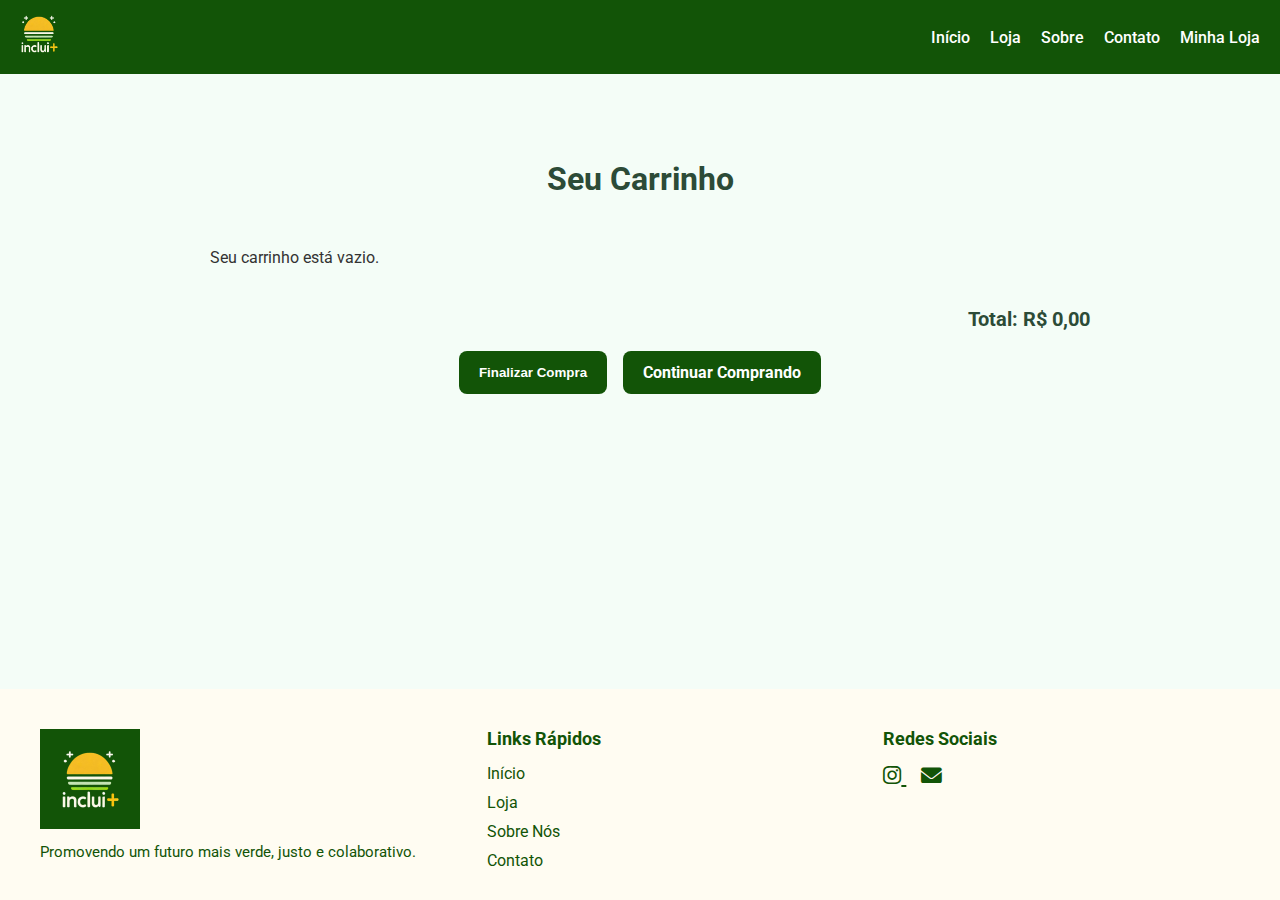
<file: inclui+/carrinho.html>
<!DOCTYPE html>
<html lang="pt-BR">
<head>
  <meta charset="UTF-8" />
  <meta name="viewport" content="width=device-width, initial-scale=1.0" />
  <title>Carrinho - Inclui+Verde</title>
  <link rel="stylesheet" href="css/carrinho.css" />
  <link rel="preconnect" href="https://fonts.googleapis.com" />
  <link rel="preconnect" href="https://fonts.gstatic.com" crossorigin />
  <link href="https://fonts.googleapis.com/css2?family=Roboto:wght@400;700&display=swap" rel="stylesheet" />
  <link rel="stylesheet" href="https://cdnjs.cloudflare.com/ajax/libs/font-awesome/6.0.0-beta3/css/all.min.css" />
  <link rel="stylesheet" href="https://cdn.jsdelivr.net/npm/swiper@11/swiper-bundle.min.css" />
  
</head>

<body>
  <header>
    <nav class="navbar">
    <div class="navbar-left">
      <img src="img/logo.png" alt="Inclui+Verde Logo" class="logo-img">
    </div>

    <ul class="nav-links" id="nav-links">
      <li><a href="index.html">Início</a></li>
      <li><a href="loja.html">Loja</a></li>
      <li><a href="sobre.html">Sobre</a></li>
      <li><a href="contato.html">Contato</a></li>
      <li><a href="criar-loja.html">Minha Loja</a></li>
    </ul>

    <div class="menu-toggle" id="menuToggle">
    ☰
  </div>

  </nav>
  </header>

  <main>
  <h1>Seu Carrinho</h1>
  <div id="lista-carrinho"></div>
  <div class="total" id="total-carrinho">Total: R$ 0,00</div>
<div class="botoes-carrinho">
  <button id="finalizar-compra" class="btn-finalizar">Finalizar Compra</button>
  <a href="loja.html" class="btn-continuar">Continuar Comprando</a>
</div>

<div id="mensagem-sucesso" style="text-align:center; margin-top: 20px; font-weight: bold; color: green;"></div>

  </main>

  <footer class="rodape">
    <div class="rodape-conteudo">
      <div class="rodape-logo">
        <img src="img/verde.png" alt="Inclui+Verde Logo" />
        <p>Promovendo um futuro mais verde, justo e colaborativo.</p>
      </div>

      <div class="rodape-links">
      <h4>Links Rápidos</h4>
      <ul>
        <li><a href="index.html">Início</a></li>
        <li><a href="loja.html">Loja</a></li>
        <li><a href="sobre.html">Sobre Nós</a></li>
        <li><a href="contato.html">Contato</a></li>
      </ul>
    </div>

    <div class="rodape-social">
  <h4>Redes Sociais</h4>
  <div class="icones-sociais">
    <a href="https://www.instagram.com/inclui_mais_verde?igsh=aGh6Z2Ywa254Mmd2">
      <i class="fab fa-instagram"></i>
    </a>
    <a href="mailto:incluimaisverde@gmail.com">
      <i class="fas fa-envelope"></i>
    </a>
  </div>
</div>
  </footer>
  </script>
<script>
    const menuToggle = document.getElementById('menuToggle');
  const navLinks = document.getElementById('nav-links')

  menuToggle.addEventListener('click', () => {
    navLinks.classList.toggle('show');
  });
  let lastScrollTop = 0;
  const navbar = document.querySelector('.navbar');

  window.addEventListener('scroll', function () {
    const scrollTop = window.pageYOffset || document.documentElement.scrollTop;

    if (scrollTop > lastScrollTop) {
      navbar.style.top = "-80px";
    } else {
      navbar.style.top = "0";
    }

    lastScrollTop = scrollTop <= 0 ? 0 : scrollTop;
  });
    function formatarPreco(valor) {
      return valor.toLocaleString('pt-BR', { style: 'currency', currency: 'BRL' });
    }

    function carregarCarrinho() {
      const carrinhoJSON = localStorage.getItem('carrinho');
      return carrinhoJSON ? JSON.parse(carrinhoJSON) : [];
    }

    function salvarCarrinho(carrinho) {
      localStorage.setItem('carrinho', JSON.stringify(carrinho));
    }

    function atualizarTotal(carrinho) {
      const total = carrinho.reduce((soma, item) => soma + item.preco * item.quantidade, 0);
      document.getElementById('total-carrinho').textContent = 'Total: ' + formatarPreco(total);
    }

    function renderizarCarrinho() {
  const lista = document.getElementById('lista-carrinho');
  let carrinho = carregarCarrinho();

  lista.innerHTML = '';

  if(carrinho.length === 0) {
    lista.innerHTML = '<p>Seu carrinho está vazio.</p>';
    atualizarTotal([]);
    return;
  }

  carrinho.forEach((item, index) => {
  const div = document.createElement('div');
  div.className = 'item-carrinho';

  div.innerHTML = `
   <img src="${item.imagem}" alt="${item.nome}" data-id="${item.id}" class="img-ver-produto" style="cursor:pointer;" />
    <div class="info-produto">
      <h2>${item.nome}</h2>
      <p class="preco">${formatarPreco(item.preco)}</p>
    </div>
    <div class="quantidade-container">
      <button class="btn-menos" data-index="${index}">-</button>
      <input type="number" class="quantidade" min="1" value="${item.quantidade}" data-index="${index}" readonly />
      <button class="btn-mais" data-index="${index}">+</button>
    </div>
    <button class="btn-remover" data-index="${index}">Remover</button>
  `;

  lista.appendChild(div);
});

document.querySelectorAll('.img-ver-produto').forEach(img => {
  img.addEventListener('click', (e) => {
    const id = e.target.getAttribute('data-id');
    window.location.href = `produto.html?id=${id}`;
  });
});

  document.querySelectorAll('.btn-menos').forEach(btn => {
    btn.addEventListener('click', (e) => {
      const idx = e.target.getAttribute('data-index');
      let carrinho = carregarCarrinho();
      if (carrinho[idx].quantidade > 1) {
        carrinho[idx].quantidade--;
        salvarCarrinho(carrinho);
        renderizarCarrinho();
      }
    });
  });

  document.querySelectorAll('.btn-mais').forEach(btn => {
    btn.addEventListener('click', (e) => {
      const idx = e.target.getAttribute('data-index');
      let carrinho = carregarCarrinho();
      carrinho[idx].quantidade++;
      salvarCarrinho(carrinho);
      renderizarCarrinho();
    });
  });


  document.querySelectorAll('.btn-remover').forEach(botao => {
    botao.addEventListener('click', (e) => {
      const idx = e.target.getAttribute('data-index');
      let carrinho = carregarCarrinho();
      carrinho.splice(idx, 1);
      salvarCarrinho(carrinho);
      renderizarCarrinho();
    });
  });

  document.querySelectorAll('.btn-ver').forEach(botao => {
    botao.addEventListener('click', (e) => {
      const id = e.target.getAttribute('data-id');
      window.location.href = `produto.html?id=${id}`;
    });
  });
  
document.getElementById('finalizar-compra').addEventListener('click', () => {
  localStorage.removeItem('carrinho');

  const mensagemSucesso = document.getElementById('mensagem-sucesso');
  mensagemSucesso.textContent = "Obrigado por comprar na Inclui+Verde!";

  const listaCarrinho = document.getElementById('lista-carrinho');
  listaCarrinho.innerHTML = '';

  document.getElementById('total-carrinho').textContent = 'Total: R$ 0,00';

});

  atualizarTotal(carrinho);
}
 
    renderizarCarrinho();


  </script>

</body>
</html>
</file>
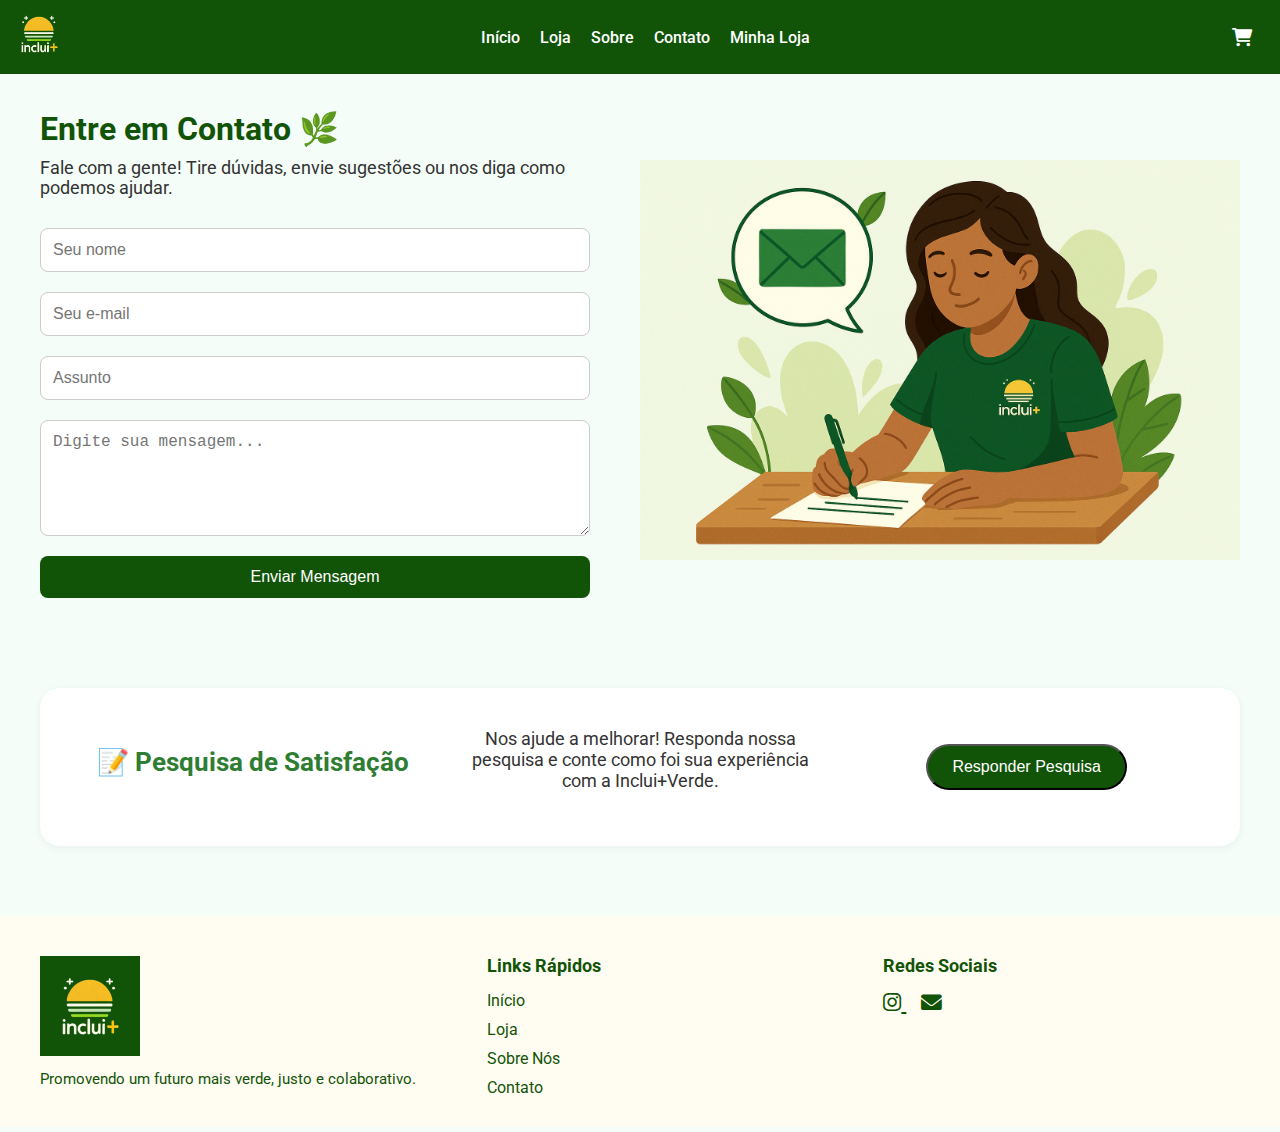
<file: inclui+/contato.html>
<!DOCTYPE html>
<html lang="pt-BR">
<head>
  <meta charset="UTF-8" />
  <meta name="viewport" content="width=device-width, initial-scale=1.0" />
  <title>Contato - Inclui+Verde</title>
  <link rel="stylesheet" href="css/contato.css" />
  <link rel="preconnect" href="https://fonts.googleapis.com" />
  <link rel="preconnect" href="https://fonts.gstatic.com" crossorigin />
  <link href="https://fonts.googleapis.com/css2?family=Roboto:wght@400;700&display=swap" rel="stylesheet" />
  <link rel="stylesheet" href="https://cdnjs.cloudflare.com/ajax/libs/font-awesome/6.0.0-beta3/css/all.min.css" />
</head>

<body>
  <header>
  <nav class="navbar">
    <div class="navbar-left">
      <img src="img/logo.png" alt="Inclui+Verde Logo" class="logo-img">
    </div>

    <ul class="nav-links" id="nav-links">
      <li><a href="index.html">Início</a></li>
      <li><a href="loja.html">Loja</a></li>
      <li><a href="sobre.html">Sobre</a></li>
      <li><a href="contato.html">Contato</a></li>
      <li><a href="criar-loja.html">Minha Loja</a></li>
    </ul>

    <a href="carrinho.html">
  <div class="carrinho-icone">
    <i class="fas fa-shopping-cart"></i>
    <span id="contador-carrinho" style="display: none;">0</span>
  </div>
</a>
    <div class="menu-toggle" id="menuToggle">
    ☰
  </div>

  </nav>
  </header>

  <section class="contato">
    <div class="container">
      <div class="formulario">
        <h1>Entre em Contato 🌿</h1>
        <p>Fale com a gente! Tire dúvidas, envie sugestões ou nos diga como podemos ajudar.</p>

        <form action="#" method="POST">
          <input type="text" name="nome" placeholder="Seu nome" required />
          <input type="email" name="email" placeholder="Seu e-mail" required />
          <input type="text" name="assunto" placeholder="Assunto" />
          <textarea name="mensagem" rows="5" placeholder="Digite sua mensagem..." required></textarea>
          <button type="submit">Enviar Mensagem</button>
        </form>
      </div>
      <div class="imagem">
        <img src="img/contato.png" alt="Pessoa escrevendo uma mensagem" />
      </div>
    </div>
  </section>
  <section class="pesquisa-satisfacao">
  <div class="container-pesquisa">
    <div class="col-esquerda">
      <h2>📝 Pesquisa de Satisfação</h2>
    </div>
    <div class="col-centro">
      <p>Nos ajude a melhorar! Responda nossa pesquisa e conte como foi sua experiência com a Inclui+Verde.</p>
    </div>
    <div class="col-direita">
      <button class="btn-pesquisa" onclick="window.open('https://docs.google.com/forms/d/e/1FAIpQLScImzqvOWKJ0fMork3NhX71qGQa4zIeU1FByG7oh7deMKCmcg/formResponse', '_blank')">
        Responder Pesquisa
      </button>
    </div>
  </div>
</section>



  <footer class="rodape">
    <div class="rodape-conteudo">
      <div class="rodape-logo">
        <img src="img/verde.png" alt="Inclui+Verde Logo" />
        <p>Promovendo um futuro mais verde, justo e colaborativo.</p>
      </div>

      <div class="rodape-links">
      <h4>Links Rápidos</h4>
      <ul>
        <li><a href="index.html">Início</a></li>
        <li><a href="loja.html">Loja</a></li>
        <li><a href="sobre.html">Sobre Nós</a></li>
        <li><a href="contato.html">Contato</a></li>
      </ul>
    </div>

   <div class="rodape-social">
  <h4>Redes Sociais</h4>
  <div class="icones-sociais">
    <a href="https://www.instagram.com/inclui_mais_verde?igsh=aGh6Z2Ywa254Mmd2">
      <i class="fab fa-instagram"></i>
    </a>
    <a href="mailto:incluimaisverde@gmail.com">
      <i class="fas fa-envelope"></i>
    </a>
  </div>
</div>
  </footer>
  </script>
<script>
const form = document.querySelector('form');

  form.addEventListener('submit', function (e) {
    e.preventDefault(); 

    alert('Mensagem enviada com sucesso! Em breve daremos retorno. 🌿');

    form.reset();
  });

    const menuToggle = document.getElementById('menuToggle');
  const navLinks = document.getElementById('nav-links')

  menuToggle.addEventListener('click', () => {
    navLinks.classList.toggle('show');
  });
  let lastScrollTop = 0;
  const navbar = document.querySelector('.navbar');
  const searchBar = document.querySelector('.search-bar-wrapper');

  window.addEventListener('scroll', function () {
    const scrollTop = window.pageYOffset || document.documentElement.scrollTop;

    if (scrollTop > lastScrollTop) {
      
      navbar.style.top = "-80px";
      searchBar.style.top = "-60px";
    } else {
     
      navbar.style.top = "0";
      searchBar.style.top = "70px";
    }

    lastScrollTop = scrollTop <= 0 ? 0 : scrollTop;
  }, false);
  function carregarCarrinho() {
  const carrinhoJSON = localStorage.getItem('carrinho');
  return carrinhoJSON ? JSON.parse(carrinhoJSON) : [];
}

function atualizarContadorCarrinho() {
  const carrinho = carregarCarrinho();
  const totalItens = carrinho.reduce((soma, item) => soma + item.quantidade, 0);
  const contador = document.getElementById('contador-carrinho');

  if (!contador) return; 

  if (totalItens > 0) {
    contador.textContent = totalItens;
    contador.style.display = 'inline-block';
  } else {
    contador.style.display = 'none';
  }
}

window.addEventListener('load', () => {
  atualizarContadorCarrinho();
});

</script>
</body>
</html>
</file>
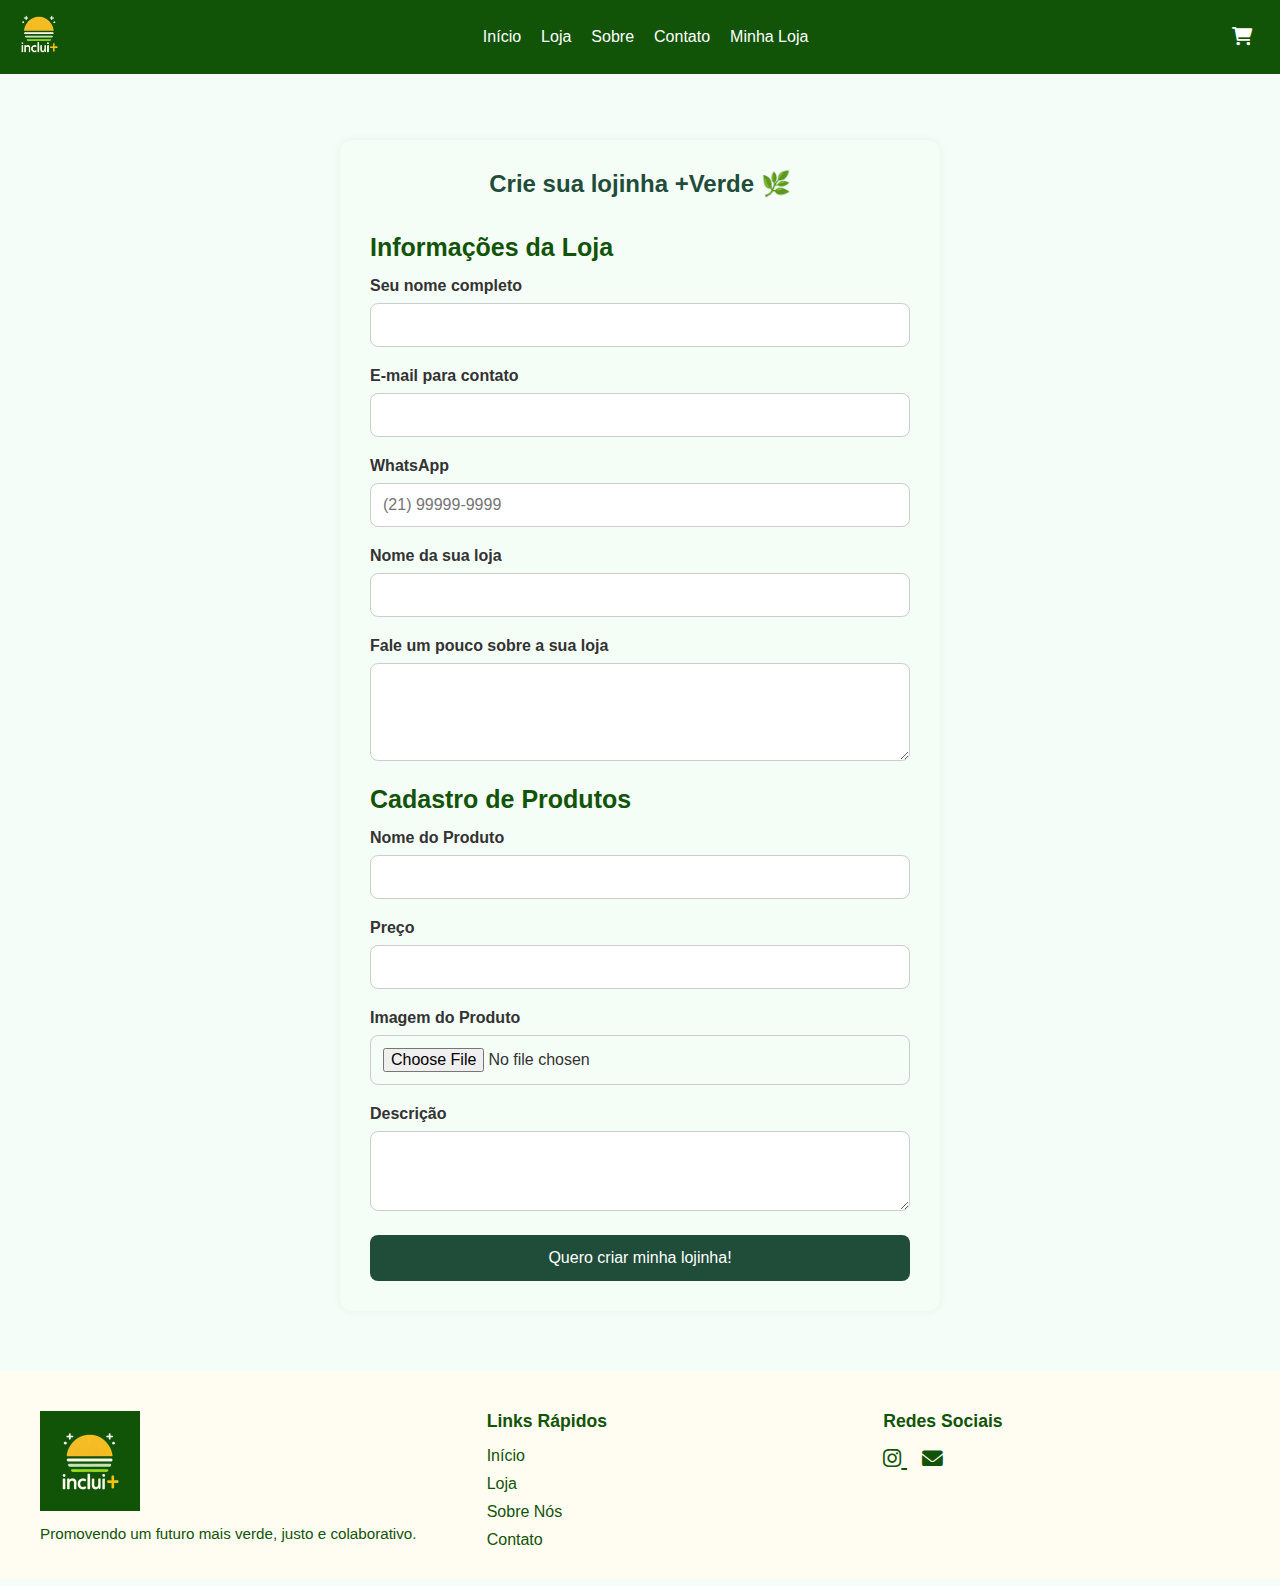
<file: inclui+/criar-loja.html>
<!DOCTYPE html>
<html lang="pt-BR">
<head>
  <meta charset="UTF-8" />
  <meta name="viewport" content="width=device-width, initial-scale=1.0" />
  <title>Crie sua Lojinha - Inclui+Verde</title>
  <link rel="stylesheet" href="css/criar-loja.css" />
  <link rel="stylesheet" href="https://cdnjs.cloudflare.com/ajax/libs/font-awesome/6.0.0-beta3/css/all.min.css">
  <style>
    .form-lojinha {
      max-width: 600px;
      margin: 60px auto;
      background: #f5fdf7;
      padding: 30px;
      border-radius: 12px;
      box-shadow: 0 0 10px rgba(0,0,0,0.05);
      font-family: 'Roboto', sans-serif;
    }

    .form-lojinha h2 {
      text-align: center;
      color: #1f4d3a;
      margin-bottom: 20px;
    }

    .form-lojinha label {
      display: block;
      margin-bottom: 8px;
      color: #333;
      font-weight: bold;
    }

    .form-lojinha input, .form-lojinha textarea, .form-lojinha select {
      width: 100%;
      padding: 12px;
      margin-bottom: 20px;
      border-radius: 8px;
      border: 1px solid #ccc;
      font-size: 16px;
    }

    .form-lojinha button {
      background-color: #1f4d3a;
      color: white;
      padding: 14px 20px;
      border: none;
      border-radius: 8px;
      cursor: pointer;
      font-size: 16px;
      width: 100%;
    }

    .form-lojinha button:hover {
      background-color: #267d55;
    }
  </style>
</head>
<body>

<header>
  <nav class="navbar">
    <div class="navbar-left">
      <img src="img/logo.png" alt="Inclui+Verde Logo" class="logo-img">
    </div>

    <ul class="nav-links" id="nav-links">
      <li><a href="index.html">Início</a></li>
      <li><a href="loja.html">Loja</a></li>
      <li><a href="sobre.html">Sobre</a></li>
      <li><a href="contato.html">Contato</a></li>
      <li><a href="criar-loja.html">Minha Loja</a></li>
    </ul>

    <a href="carrinho.html">
  <div class="carrinho-icone">
    <i class="fas fa-shopping-cart"></i>
    <span id="contador-carrinho" class="contador-carrinho">0</span>
  </div>
</a>
    <div class="menu-toggle" id="menuToggle">
    ☰
  </div>

  </nav>
</header>

  <section class="form-lojinha">
  <h2>Crie sua lojinha +Verde 🌿</h2>
  <form action="https://formspree.io/f/seu-endpoint-aqui" method="POST" enctype="multipart/form-data">

  <h3>Informações da Loja</h3>
  
  <label for="nome">Seu nome completo</label>
  <input type="text" id="nome" name="nome" required>

  <label for="email">E-mail para contato</label>
  <input type="email" id="email" name="email" required>

  <label for="whatsapp">WhatsApp</label>
  <input type="tel" id="whatsapp" name="whatsapp" placeholder="(21) 99999-9999">

  <label for="nome-loja">Nome da sua loja</label>
  <input type="text" id="nome-loja" name="nome-loja" required>

  <label for="descricao">Fale um pouco sobre a sua loja</label>
  <textarea id="descricao" name="descricao" rows="4" required></textarea>

  <h3>Cadastro de Produtos</h3>

  <label for="produto1-nome">Nome do Produto</label>
  <input type="text" id="produto1-nome" name="produto1-nome" required>

  <label for="produto1-preco">Preço</label>
  <input type="text" id="produto1-preco" name="produto1-preco" required>

  <label for="produto1-img">Imagem do Produto</label>
  <input type="file" id="produto1-img" name="produto1-img" accept="image/*" required>

  <label for="produto1-desc">Descrição</label>
  <textarea id="produto1-desc" name="produto1-desc" rows="3" required></textarea>

  <button type="submit">Quero criar minha lojinha!</button>

</form>

</section>


  <footer class="rodape">
    <div class="rodape-conteudo">
      <div class="rodape-logo">
        <img src="img/verde.png" alt="Inclui+Verde Logo">
        <p>Promovendo um futuro mais verde, justo e colaborativo.</p>
      </div>
      <div class="rodape-links">
        <h4>Links Rápidos</h4>
        <ul>
          <li><a href="index.html">Início</a></li>
          <li><a href="loja.html">Loja</a></li>
          <li><a href="sobre.html">Sobre Nós</a></li>
          <li><a href="contato.html">Contato</a></li>
        </ul>
      </div>
     <div class="rodape-social">
  <h4>Redes Sociais</h4>
  <div class="icones-sociais">
    <a href="https://www.instagram.com/inclui_mais_verde?igsh=aGh6Z2Ywa254Mmd2">
      <i class="fab fa-instagram"></i>
    </a>
    <a href="mailto:incluimaisverde@gmail.com">
      <i class="fas fa-envelope"></i>
    </a>
  </div>
</div>
  </footer>
  <script>
      const menuToggle = document.getElementById('menuToggle');
  const navLinks = document.getElementById('nav-links')

  menuToggle.addEventListener('click', () => {
    navLinks.classList.toggle('show');
  });
  let lastScrollTop = 0;
  const navbar = document.querySelector('.navbar');

  window.addEventListener('scroll', function () {
    const scrollTop = window.pageYOffset || document.documentElement.scrollTop;

    if (scrollTop > lastScrollTop) {
      
      navbar.style.top = "-80px";
      searchBar.style.top = "-60px";
    } else {
     
      navbar.style.top = "0";
      searchBar.style.top = "70px";
    }

    lastScrollTop = scrollTop <= 0 ? 0 : scrollTop;
  }, false);
    function atualizarContadorCarrinho() {
      const carrinho = JSON.parse(localStorage.getItem('carrinho')) || [];
      const totalItens = carrinho.reduce((soma, item) => soma + item.quantidade, 0);
      const contador = document.getElementById('contador-carrinho');

      if (totalItens > 0) {
        contador.textContent = totalItens;
        contador.style.display = 'inline-block';
      } else {
        contador.style.display = 'none';
      }
    }
    
    atualizarContadorCarrinho();
 
  const form = document.querySelector('form');

  form.addEventListener('submit', function(event) {
    event.preventDefault(); 
    alert('Sua solicitação para criação da loja está em análise. Em breve daremos um retorno.');
    form.reset(); 
  });


</script>
</body>
</html>
</file>
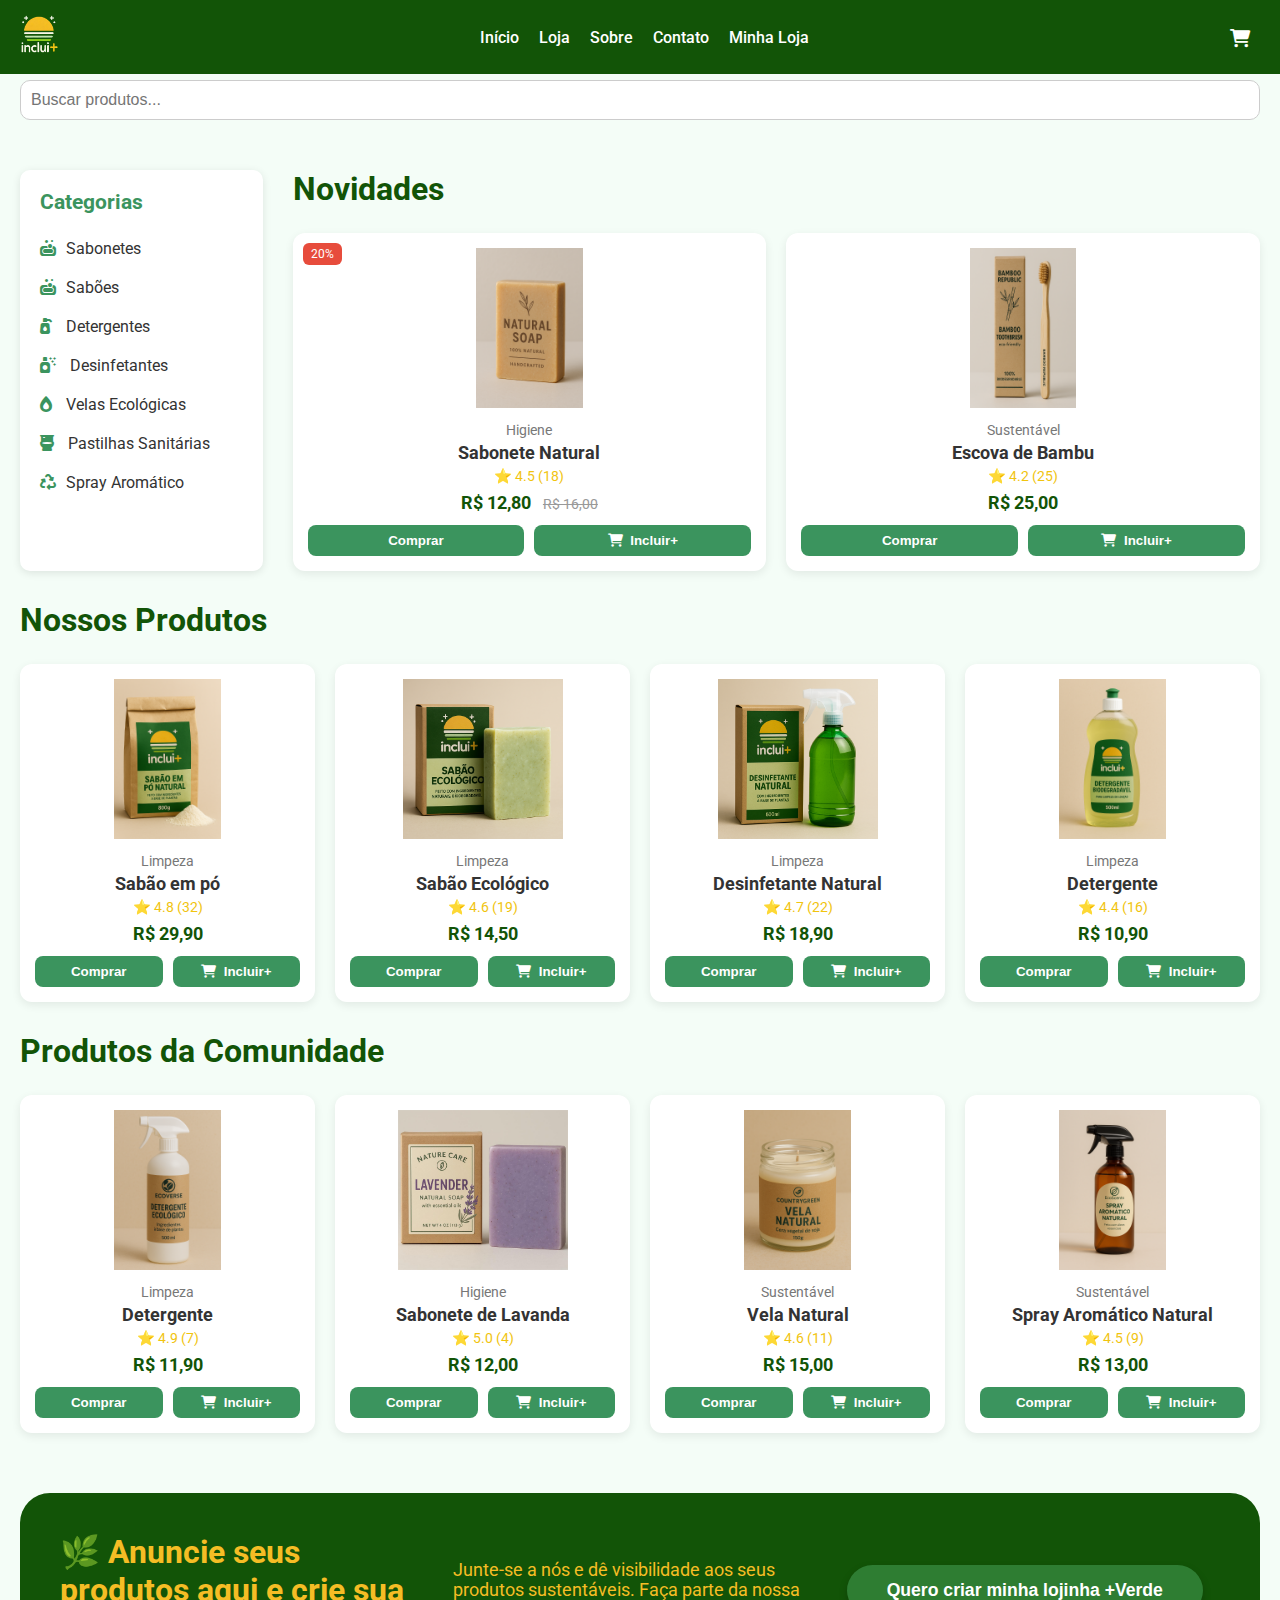
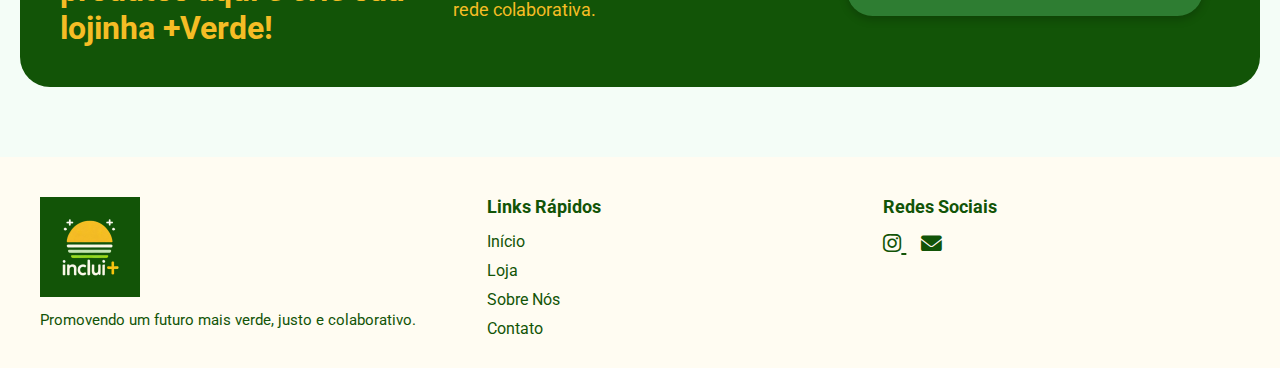
<file: inclui+/loja.html>
<!DOCTYPE html>
<html lang="pt-BR">
<head>
  <meta charset="UTF-8">
  <meta name="viewport" content="width=device-width, initial-scale=1.0">
  <title>Inclui+Verde</title>
  <link rel="stylesheet" href="css/loja.css">
  <link rel="preconnect" href="https://fonts.googleapis.com">
  <link rel="preconnect" href="https://fonts.gstatic.com" crossorigin>
  <link href="https://fonts.googleapis.com/css2?family=Roboto:wght@400;700&display=swap" rel="stylesheet">
  <link rel="stylesheet" href="https://cdnjs.cloudflare.com/ajax/libs/font-awesome/6.0.0-beta3/css/all.min.css">
<link rel="stylesheet" href="https://cdn.jsdelivr.net/npm/swiper@11/swiper-bundle.min.css" />
<meta name="viewport" content="width=device-width, initial-scale=1, maximum-scale=1, user-scalable=no">


</head>

<body>

 <header>
  <nav class="navbar">
    <div class="navbar-left">
      <img src="img/logo.png" alt="Inclui+Verde Logo" class="logo-img">
    </div>

    <ul class="nav-links" id="nav-links">
      <li><a href="index.html">Início</a></li>
      <li><a href="loja.html">Loja</a></li>
      <li><a href="sobre.html">Sobre</a></li>
      <li><a href="contato.html">Contato</a></li>
      <li><a href="criar-loja.html">Minha Loja</a></li>
    </ul>

    <a href="carrinho.html">
  <div class="carrinho-icone">
    <i class="fas fa-shopping-cart"></i>
    <span id="contador-carrinho" class="contador-carrinho">0</span>
  </div>
</a>
    <div class="menu-toggle" id="menuToggle">
    ☰
  </div>

  </nav>

 <div class="search-bar-wrapper">
  <input type="text" class="search" placeholder="Buscar produtos...">
</div>
 
</header>

<main class="loja-completa">


  <aside class="menu-lateral">
  <h3>Categorias</h3>
  <ul>
    <li><i class="fas fa-soap"></i>Sabonetes</li>
    <li><i class="fas fa-soap"></i>Sabões</li>
    <li><i class="fas fa-pump-soap"></i> Detergentes</li>
    <li><i class="fas fa-spray-can-sparkles"></i> Desinfetantes</li>
    <li><i class="fas fa-burn"></i> Velas Ecológicas</li>
    <li><i class="fas fa-toilet"></i> Pastilhas Sanitárias</li>
    <li><i class="fas fa-recycle"></i>Spray Aromático</li>
  </ul>
</aside>


 
  <section class="conteudo-loja">
  <h2 class="secao-titulo">Novidades</h2>

  <div class="novidades-wrapper">
    <div class="grid-produtos">

      <div class="produto-card">
        <span class="badge-desconto">20%</span>
        <img src="img/sabonete natural outro.png" alt="Sabonete Natural">
        <p class="categoria">Higiene</p>
        <h3>Sabonete Natural</h3>
        <div class="avaliacao">⭐ 4.5 (18)</div>
        <p class="preco">
          <span class="preco-final">R$ 12,80</span>
          <span class="preco-original">R$ 16,00</span>
        </p>
        <div class="botoes-produto">
 <button class= btn-comprar onclick="window.location.href='produto.html?id=sabaoNatural'">Comprar</button>
  <button class="btn-adicionar"><i class="fas fa-shopping-cart"></i> Incluir+</button>
</div>

      </div>

   
      <div class="produto-card">
        <img src="img/escova bambu outro.png" alt="Escova de Bambu">
        <p class="categoria">Sustentável</p> 
        <h3>Escova de Bambu</h3>
        <div class="avaliacao">⭐ 4.2 (25)</div>
        <p class="preco">
          <span class="preco-final">R$ 25,00</span>
        </p>
       <div class="botoes-produto">
   <button class= btn-comprar onclick="window.location.href='produto.html?id=escovaBambu'">Comprar</button>
  <button class="btn-adicionar"><i class="fas fa-shopping-cart"></i> Incluir+</button>
</div>

      </div>
    </div>
  </section>

<section class="conteudo-loja">
  <h2 class="secao-titulo">Nossos Produtos</h2>
  <div class="grid-produtos">
    <div class="produto-card">
      <img src="img/sabao-em-po.png" alt="Sabão em pó">
      <p class="categoria">Limpeza</p>
      <h3>Sabão em pó</h3>
      <div class="avaliacao">⭐ 4.8 (32)</div>
      <p class="preco">
        <span class="preco-final">R$ 29,90</span>
      </p>
     <div class="botoes-produto">
  <button class= btn-comprar onclick="window.location.href='produto.html?id=sabaoEmPo'">Comprar</button>
  <button class="btn-adicionar"><i class="fas fa-shopping-cart"></i> Incluir+</button>
</div>

    </div>

    <div class="produto-card">
      <img src="img/sabão.png" alt="Sabão Ecológico">
      <p class="categoria">Limpeza</p>
      <h3>Sabão Ecológico</h3>
      <div class="avaliacao">⭐ 4.6 (19)</div>
      <p class="preco">
        <span class="preco-final">R$ 14,50</span>
      </p>
      <div class="botoes-produto">
  <button class= btn-comprar onclick="window.location.href='produto.html?id=sabaoEcologico'">Comprar</button>
  <button class="btn-adicionar"><i class="fas fa-shopping-cart"></i> Incluir+</button>
</div>

    </div>

    <div class="produto-card">
      <img src="img/Desinfetante.png" alt="Desinfetante Natural">
      <p class="categoria">Limpeza</p>
      <h3>Desinfetante Natural</h3>
      <div class="avaliacao">⭐ 4.7 (22)</div>
      <p class="preco">
        <span class="preco-final">R$ 18,90</span>
      </p>
     <div class="botoes-produto">
  <button class= btn-comprar onclick="window.location.href='produto.html?id=desinfetanteNatural'">Comprar</button>
  <button class="btn-adicionar"><i class="fas fa-shopping-cart"></i> Incluir+</button>
</div>

    </div>

    <div class="produto-card">
      <img src="img/detergente.png" alt="detergente">
      <p class="categoria">Limpeza</p>
      <h3>Detergente</h3>
      <div class="avaliacao">⭐ 4.4 (16)</div>
      <p class="preco">
        <span class="preco-final">R$ 10,90</span>
      </p>
     <div class="botoes-produto">
  <button class= btn-comprar onclick="window.location.href='produto.html?id=detergenteEcologico'">Comprar</button>
  <button class="btn-adicionar"><i class="fas fa-shopping-cart"></i> Incluir+</button>
</div>

    </div>
  </div>
</section>

<!--  da comunidade -->
<section class="conteudo-loja">
  <h2 class="secao-titulo">Produtos da Comunidade</h2>
  <div class="grid-produtos">
    <div class="produto-card comunidade">
      <img src="img/detergente outro.png" alt="detergente">
      <p class="categoria">Limpeza</p>
      <h3>Detergente</h3>
      <div class="avaliacao">⭐ 4.9 (7)</div>
      <p class="preco">
        <span class="preco-final">R$ 11,90</span>
      </p>
      <div class="botoes-produto">
  <button class= btn-comprar onclick="window.location.href='produto.html?id=detergenteEcoComunidade'">Comprar</button>
  <button class="btn-adicionar"><i class="fas fa-shopping-cart"></i> Incluir+</button>
</div>

    </div>

    <div class="produto-card comunidade">
      <img src="img/sabao lavanda outro.png" alt="Sabonete de Lavanda">
      <p class="categoria">Higiene</p>
      <h3>Sabonete de Lavanda</h3>
      <div class="avaliacao">⭐ 5.0 (4)</div>
      <p class="preco">
        <span class="preco-final">R$ 12,00</span>
      </p>
      <div class="botoes-produto">
  <button class= btn-comprar onclick="window.location.href='produto.html?id=sabaoLavanda'">Comprar</button>
  <button class="btn-adicionar"><i class="fas fa-shopping-cart"></i> Incluir+</button>
</div>

    </div>

    <div class="produto-card comunidade">
      <img src="img/vela outro.png" alt="Vela">
      <p class="categoria">Sustentável</p>
      <h3>Vela Natural</h3>
      <div class="avaliacao">⭐ 4.6 (11)</div>
      <p class="preco">
        <span class="preco-final">R$ 15,00</span>
      </p>
      <div class="botoes-produto">
  <button class= btn-comprar onclick="window.location.href='produto.html?id=velasNaturais'">Comprar</button>
  <button class="btn-adicionar"><i class="fas fa-shopping-cart"></i> Incluir+</button>
</div>

    </div>

    <div class="produto-card comunidade">
      <img src="img/spray outro.png" alt="spray">
      <p class="categoria">Sustentável</p>
      <h3>Spray Aromático Natural</h3>
      <div class="avaliacao">⭐ 4.5 (9)</div>
      <p class="preco">
        <span class="preco-final">R$ 13,00</span>
      </p>
     <div class="botoes-produto">
  <button class= btn-comprar onclick="window.location.href='produto.html?id=sprayAromatic'">Comprar</button>
  <button class="btn-adicionar"><i class="fas fa-shopping-cart"></i> Incluir+</button>
</div>

    </div>
  </div>
</section>

<section class="anuncie-loja">
  <div class="container-anuncie">
    <div class="col-esquerda">
      <h2>🌿 Anuncie seus produtos aqui e crie sua lojinha +Verde!</h2>
    </div>
    <div class="col-centro">
      <p>Junte-se a nós e dê visibilidade aos seus produtos sustentáveis. Faça parte da nossa rede colaborativa.</p>
    </div>
    <div class="col-direita">
      <button class="btn-anuncie" onclick="window.location.href='criar-loja.html'">
        Quero criar minha lojinha +Verde
      </button>
    </div>
  </div>
</section>


</main>



  <footer class="rodape">
  <div class="rodape-conteudo">
    <div class="rodape-logo">
      <img src="img/verde.png" alt="Inclui+Verde Logo">
      <p>Promovendo um futuro mais verde, justo e colaborativo.</p>
    </div>

    <div class="rodape-links">
      <h4>Links Rápidos</h4>
      <ul>
        <li><a href="index.html">Início</a></li>
        <li><a href="loja.html">Loja</a></li>
        <li><a href="sobre.html">Sobre Nós</a></li>
        <li><a href="contato.html">Contato</a></li>
      </ul>
    </div>

    <div class="rodape-social">
  <h4>Redes Sociais</h4>
  <div class="icones-sociais">
    <a href="https://www.instagram.com/inclui_mais_verde?igsh=aGh6Z2Ywa254Mmd2">
      <i class="fab fa-instagram"></i>
    </a>
    <a href="mailto:incluimaisverde@gmail.com">
      <i class="fas fa-envelope"></i>
    </a>
  </div>
</div>
</footer>

<script>
    function salvarCarrinho(carrinho) {
      localStorage.setItem('carrinho', JSON.stringify(carrinho));
    }

    function carregarCarrinho() {
      const carrinhoJSON = localStorage.getItem('carrinho');
      return carrinhoJSON ? JSON.parse(carrinhoJSON) : [];
    }

    document.querySelectorAll('.btn-adicionar').forEach(botao => {
      botao.addEventListener('click', () => {
        const card = botao.closest('.produto-card');
        if (!card) return;
        const imagem = card.querySelector('img')?.getAttribute('src') || '';

        const nome = card.querySelector('h3')?.textContent.trim() || 'Produto';

        let precoTexto = card.querySelector('.preco-final')?.textContent.trim() || 'R$ 0,00';
        
        let preco = parseFloat(precoTexto.replace('R$', '').replace(',', '.').trim()) || 0;

        const id = nome.toLowerCase().replace(/\s+/g, '-');

        let carrinho = carregarCarrinho();

        const produtoExistente = carrinho.find(item => item.id === id);

        if (produtoExistente) {
          produtoExistente.quantidade += 1;
        } else {
          carrinho.push({ id, nome, preco, imagem, quantidade: 1 });
        }

        salvarCarrinho(carrinho);
        atualizarContadorCarrinho();
        alert(`Produto "${nome}" adicionado ao carrinho!`);
      });
    });

  function atualizarContadorCarrinho() {
      const carrinho = JSON.parse(localStorage.getItem('carrinho')) || [];
      const totalItens = carrinho.reduce((soma, item) => soma + item.quantidade, 0);
      const contador = document.getElementById('contador-carrinho');

      if (totalItens > 0) {
        contador.textContent = totalItens;
        contador.style.display = 'inline-block';
      } else {
        contador.style.display = 'none';
      }
    }
    
    atualizarContadorCarrinho();

      const menuToggle = document.getElementById('menuToggle');
    const navLinks = document.getElementById('nav-links')

    menuToggle.addEventListener('click', () => {
      navLinks.classList.toggle('show');
    });
    let lastScrollTop = 0;
    const navbar = document.querySelector('.navbar');
    const searchBar = document.querySelector('.search-bar-wrapper');

    window.addEventListener('scroll', function () {
      const scrollTop = window.pageYOffset || document.documentElement.scrollTop;

      if (scrollTop > lastScrollTop) {
        navbar.style.top = "-80px";
        if (searchBar) searchBar.style.top = "-60px";
      } else {
        navbar.style.top = "0";
        if (searchBar) searchBar.style.top = "70px";
      }

      lastScrollTop = scrollTop <= 0 ? 0 : scrollTop;
    });
    
</script>


</body>
</html>
</file>
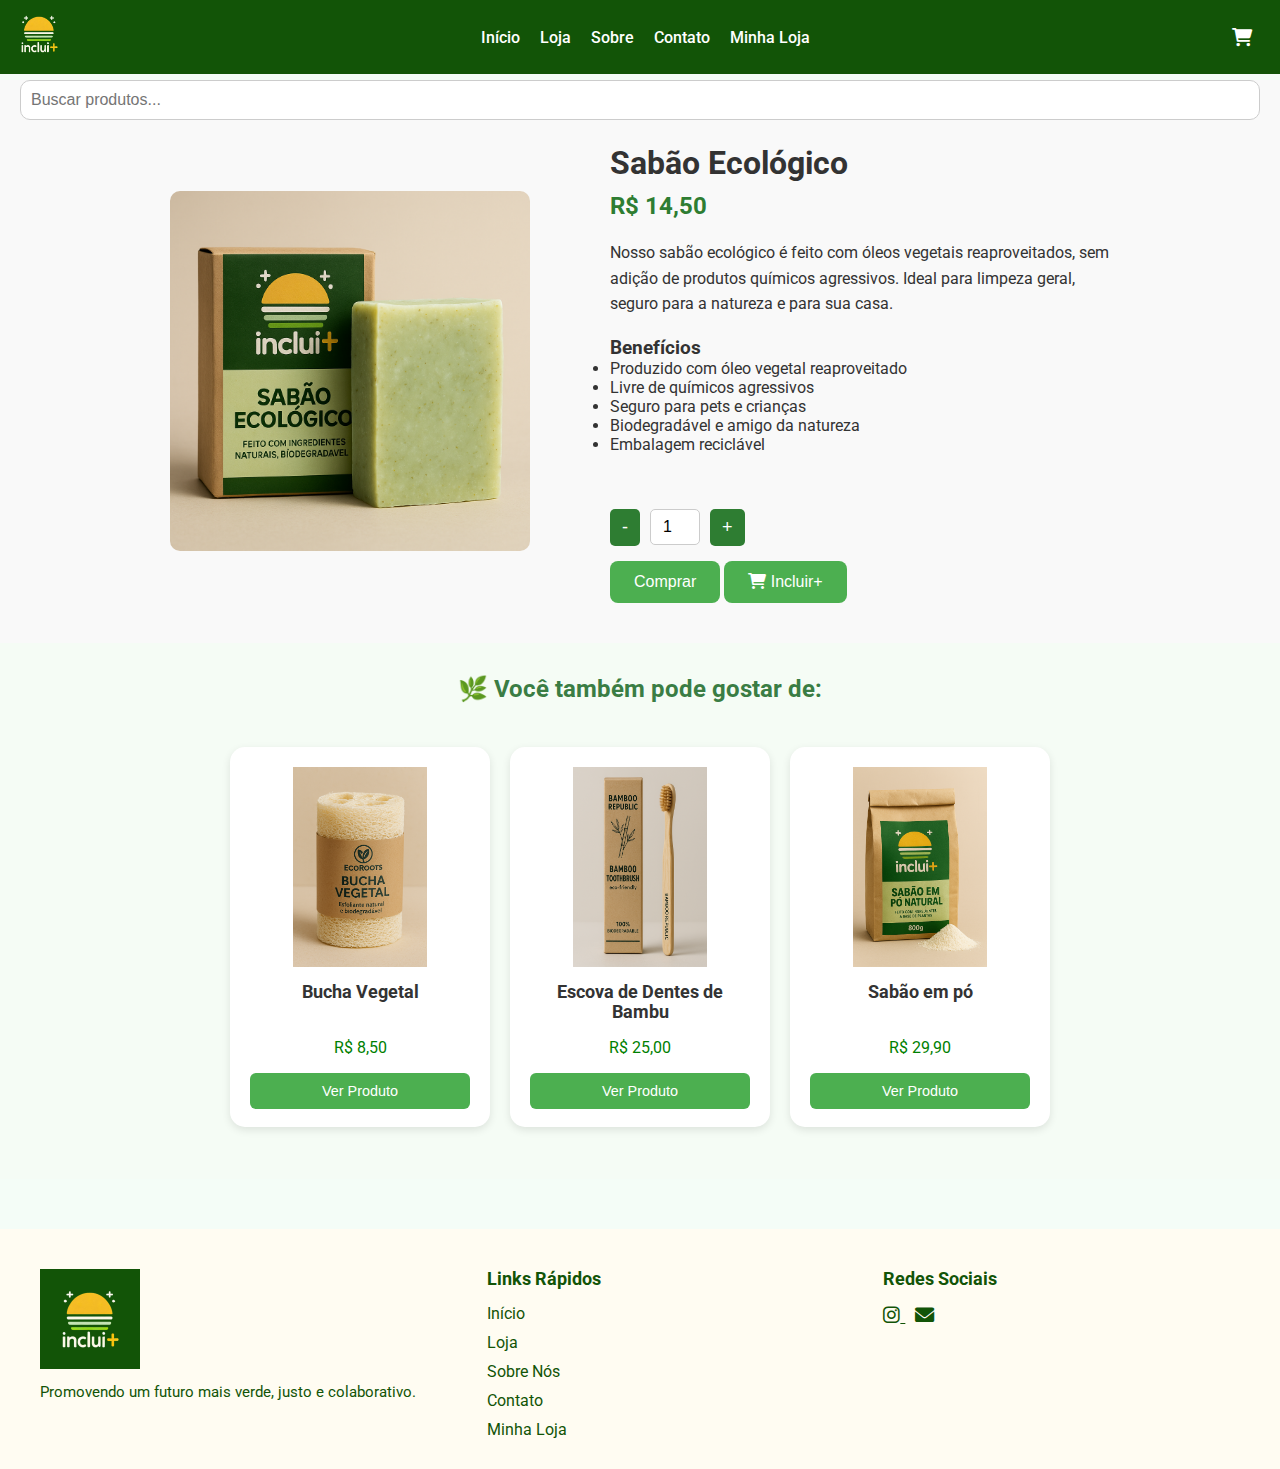
<file: inclui+/produto.html>
<!DOCTYPE html>
<html lang="pt-BR">
<head>
  <meta charset="UTF-8" />
  <meta name="viewport" content="width=device-width, initial-scale=1.0" />
  <title>Produto - Inclui+Verde</title>
  <link rel="stylesheet" href="css/produto.css" />
  <link rel="preconnect" href="https://fonts.googleapis.com" />
  <link rel="preconnect" href="https://fonts.gstatic.com" crossorigin />
  <link href="https://fonts.googleapis.com/css2?family=Roboto:wght@400;700&display=swap" rel="stylesheet" />
  <link rel="stylesheet" href="https://cdnjs.cloudflare.com/ajax/libs/font-awesome/6.0.0-beta3/css/all.min.css" />
  <meta name="viewport" content="width=device-width, initial-scale=1, maximum-scale=1, user-scalable=no" />
</head>

<body>

<header>
  <nav class="navbar">
    <div class="navbar-left">
      <img src="img/logo.png" alt="Inclui+Verde Logo" class="logo-img">
    </div>

    <ul class="nav-links" id="nav-links">
      <li><a href="index.html">Início</a></li>
      <li><a href="loja.html">Loja</a></li>
      <li><a href="sobre.html">Sobre</a></li>
      <li><a href="contato.html">Contato</a></li>
      <li><a href="criar-loja.html">Minha Loja</a></li>
    </ul>

   <a href="carrinho.html">
  <div class="carrinho-icone">
    <i class="fas fa-shopping-cart"></i>
    <span id="contador-carrinho" class="contador-carrinho">0</span>
  </div>
</a>

    <div class="menu-toggle" id="menuToggle">
    ☰
  </div>

  </nav>

  <div class="search-bar-wrapper">
    <input type="text" class="search" placeholder="Buscar produtos..." />
  </div>
</header>

<main>
  <section class="pagina-produto">
    <div class="produto-container">
      <div class="produto-imagem">
        
        <img id="produto-img" src="" alt="Imagem do Produto" />
      </div>
      <div class="produto-detalhes">
        <h1 id="produto-nome">Carregando...</h1>
        <p class="preco" id="produto-preco"></p>
        <p class="descricao" id="produto-descricao"></p>
        <div class="beneficios">
          <h3>Benefícios</h3>
          <ul id="produto-beneficios"></ul>
        </div>

        <div class="quantidade-container">
  <button class="btn-menos" onclick="alterarQuantidade(-1)">-</button>
  <input type="number" id="quantidade" value="1" min="1" readonly />
  <button class="btn-mais" onclick="alterarQuantidade(1)">+</button>
</div>


        <button class="botao-comprar">Comprar</button>
        <button class="botao-comprar"><i class="fas fa-shopping-cart"></i> Incluir+</button>
      </div>
    </div>
  </section>

 <section class="relacionados">
  <h2>🌿 Você também pode gostar de:</h2>
  
  <div class="card-container-wrapper">
    <button class="scroll-button left" onclick="scrollCards(this, -1)">←</button>
    
    <div class="card-container"></div>
    
    <button class="scroll-button right" onclick="scrollCards(this, 1)">→</button>
  </div>
</section>


</main>

<footer class="rodape">
  <div class="rodape-conteudo">
    <div class="rodape-logo">
      <img src="img/verde.png" alt="Inclui+Verde Logo" />
      <p>Promovendo um futuro mais verde, justo e colaborativo.</p>
    </div>

    <div class="rodape-links">
      <h4>Links Rápidos</h4>
      <ul>
        <li><a href="index.html">Início</a></li>
        <li><a href="loja.html">Loja</a></li>
        <li><a href="sobre.html">Sobre Nós</a></li>
        <li><a href="contato.html">Contato</a></li>
        <li><a href="criar-loja.html">Minha Loja</a></li>
      </ul>
    </div>

   <div class="rodape-social">
  <h4>Redes Sociais</h4>
  <div class="icones-sociais">
    <a href="https://www.instagram.com/inclui_mais_verde?igsh=aGh6Z2Ywa254Mmd2">
      <i class="fab fa-instagram"></i>
    </a>
    <a href="mailto:incluimaisverde@gmail.com">
      <i class="fas fa-envelope"></i>
    </a>
  </div>
</div>
</footer>

<script>
  const produtos = {
    sabaoEcologico: {
      nome: "Sabão Ecológico",
      img: "img/sabão.png",
      preco: "R$ 14,50",
      descricao:
        "Nosso sabão ecológico é feito com óleos vegetais reaproveitados, sem adição de produtos químicos agressivos. Ideal para limpeza geral, seguro para a natureza e para sua casa.",
      beneficios: [
        "Produzido com óleo vegetal reaproveitado",
        "Livre de químicos agressivos",
        "Seguro para pets e crianças",
        "Biodegradável e amigo da natureza",
        "Embalagem reciclável",
      ],
    },
    desinfetanteNatural: {
      nome: "Desinfetante Natural",
      img: "img/Desinfetante.png",
      preco: "R$ 18,90",
      descricao: "Limpeza eficaz sem agredir o meio ambiente.",
      beneficios: [
        "Livre de químicos tóxicos",
        "Aroma natural",
        "Seguro para superfícies diversas",
      ],
    },
    detergenteEcologico: {
      nome: "Detergente Ecológico",
      img: "img/detergente.png",
      preco: "R$ 10,90",
      descricao:
        "Uma escolha consciente para quem quer uma pia limpa e um planeta mais verde.",
      beneficios: [
        "Biodegradável e seguro",
        "Produzido por pequenos produtores locais",
        "Não agride o meio ambiente",
      ],
    },
    sabaoEmPo: {
  nome: "Sabão em pó",
  img: "img/sabao-em-po.png",
  preco: "R$ 29,90",
  descricao: "Ideal para todos os tipos de tecidos.",
  beneficios: [
    "Alta eficiência na limpeza",
    "Seguro para roupas delicadas",
    "Biodegradável"
  ]
},
pastilhaSanitaria: {
  nome: "Pastilha para vaso sanitário",
  img: "img/pastilha.png",
  preco: "R$ 10,00",
  descricao: "Limpeza prática e ecológica para o seu banheiro.",
  beneficios: [
    "Facilita a limpeza",
    "Biodegradável",
    "Aroma refrescante"
  ]
},
velasNaturais: {
    nome: "Velas Naturais",
    img: "img/vela outro.png",
    preco: "R$ 15,00",
    descricao: "Produzidas artesanalmente com cera vegetal.",
    beneficios: [
      "Artesanais",
      "Cera vegetal",
      "Aroma natural"
    ]
  },
  detergenteEcoComunidade: {
    nome: "Detergente Eco",
    img: "img/detergente outro.png",
    preco: "R$ 11,90",
    descricao: "Feito por pequenos produtores locais. Biodegradável.",
    beneficios: [
      "Produção local",
      "Biodegradável",
      "Alta qualidade"
    ]
  },
  buchaVegetal: {
    nome: "Bucha Vegetal",
    img: "img/bucha outro.png",
    preco: "R$ 8,50",
    descricao: "Alternativa natural e compostável às esponjas sintéticas.",
    beneficios: [
      "Compostável",
      "Natural",
      "Eficaz para limpeza"
    ]
  },
  saboneteNaturalComunidade: {
    nome: "Sabonete Natural",
    img: "img/sabonete outro.png",
    preco: "R$ 9,50",
    descricao: "Feito à mão com óleos vegetais e ervas, sem corantes artificiais. Ideal para peles sensíveis.",
    beneficios: [
      "Artesanal",
      "Ingredientes naturais",
      "Sem corantes artificiais"
    ]
  },
    sabaoLavanda: {
    nome: "Sabonete de Lavanda Ecológico",
    img: "img/sabao lavanda outro.png",
    preco: "R$ 12,00",
    descricao: "Sabonete suave que acalma a pele com o toque da lavanda.",
    beneficios: [
        "Acalma a pele",
        "Aroma relaxante de lavanda",
        "Ingrediente natural e ecológico"
    ]
},
escovaBambu: {
    nome: "Escova de Dentes de Bambu",
    img: "img/escova bambu outro.png",
    preco: "R$ 25,00",
    descricao: "Escova de dentes sustentável, com cabo de bambu ecológico.",
    beneficios: [
        "Cabo de bambu biodegradável",
        "Cerdas suaves para dentes e gengivas sensíveis",
        "Alternativa ecológica ao plástico"
    ]
},
sabaoNatural: {
    nome: "Sabonete Natural",
    img: "img/sabonete natural outro.png",
    preco: "R$ 12,80",
    descricao: "Sabonete artesanal, feito com ingredientes naturais e suaves para a pele.",
    beneficios: [
        "Ingredientes 100% naturais",
        "Hidratação profunda",
        "Sem aditivos químicos"
    ]
},
  sprayAromatic: {
    nome: "Spray Aromático Natural",
    img: "img/spray outro.png",
    preco: "R$ 13,00",
    descricao: "Perfuma o ambiente com óleos essenciais puros.",
    beneficios: [
      "Óleos essenciais puros",
      "Aroma suave",
      "Refresca o ambiente"
    ]
  }

  };

function adicionarAoCarrinho(silencioso = false) {
  const id = getParam("id") || "sabaoEcologico"; 
  const nome = document.getElementById("produto-nome").textContent.trim();
  const precoTexto = document.getElementById("produto-preco").textContent.trim();
  const preco = parseFloat(precoTexto.replace("R$", "").replace(",", ".").trim()) || 0;
  const imagem = document.getElementById("produto-img").getAttribute("src");

  const quantidade = parseInt(document.getElementById("quantidade").value) || 1;

  let carrinho = carregarCarrinho();

  const produtoExistente = carrinho.find(item => item.id === id);

  if (produtoExistente) {
   
    produtoExistente.quantidade = quantidade; 
  } else {
    
    carrinho.push({ id, nome, preco, imagem, quantidade });
  }
  salvarCarrinho(carrinho);

  atualizarContadorCarrinho();

 
  if (!silencioso) {
    alert(`Produto "${nome}" adicionado ao carrinho!`);
  }
}



function comprarAgora() {
  adicionarAoCarrinho(true); 
  window.location.href = 'carrinho.html';
}

document.querySelector(".produto-detalhes .botao-comprar:last-of-type").addEventListener("click", () => adicionarAoCarrinho(false));



  function alterarQuantidade(delta) {
  const input = document.getElementById("quantidade");
  let valorAtual = parseInt(input.value);
  valorAtual += delta;
  if (valorAtual < 1) valorAtual = 1;
  input.value = valorAtual;
}


  function getParam(param) {
    const params = new URLSearchParams(window.location.search);
    return params.get(param);
  }

  function carregarProduto() {
    const id = getParam("id") || "sabaoEcologico"; 

    if (!produtos[id]) {
      document.body.innerHTML =
        "<p style='padding:20px; font-size:18px;'>Produto não encontrado.</p>";
      return;
    }

    const produto = produtos[id];

    document.getElementById("produto-img").src = produto.img;
    document.getElementById("produto-img").alt = produto.nome;
    document.getElementById("produto-nome").textContent = produto.nome;
    document.getElementById("produto-preco").textContent = produto.preco;
    document.getElementById("produto-descricao").textContent = produto.descricao;

    const ul = document.getElementById("produto-beneficios");
    ul.innerHTML = "";
    produto.beneficios.forEach((b) => {
      const li = document.createElement("li");
      li.textContent = b;
      ul.appendChild(li);
    });
  }

  function carregarProduto() {
  const id = getParam("id") || "sabaoEcologico"; 

  if (!produtos[id]) {
    document.body.innerHTML =
      "<p style='padding:20px; font-size:18px;'>Produto não encontrado.</p>";
    return;
  }

  const produto = produtos[id];

  document.getElementById("produto-img").src = produto.img;
  document.getElementById("produto-img").alt = produto.nome;
  document.getElementById("produto-nome").textContent = produto.nome;
  document.getElementById("produto-preco").textContent = produto.preco;
  document.getElementById("produto-descricao").textContent = produto.descricao;

  const ul = document.getElementById("produto-beneficios");
  ul.innerHTML = "";
  produto.beneficios.forEach((b) => {
    const li = document.createElement("li");
    li.textContent = b;
    ul.appendChild(li);
  });

  
  mostrarRelacionados(id);
}

function mostrarRelacionados(produtoAtualId) {
  const relacionadosContainer = document.querySelector(".relacionados .card-container");
  relacionadosContainer.innerHTML = "";

  const chaves = Object.keys(produtos).filter((key) => key !== produtoAtualId);

  for (let i = chaves.length - 1; i > 0; i--) {
    const j = Math.floor(Math.random() * (i + 1));
    [chaves[i], chaves[j]] = [chaves[j], chaves[i]];
  }

  const recomendados = chaves.slice(0, 3);

  recomendados.forEach((id) => {
    const p = produtos[id];
    const card = document.createElement("div");
    card.className = "card";
    card.innerHTML = `
      <img src="${p.img}" alt="${p.nome}" />
      <h3>${p.nome}</h3>
      <p>${p.preco}</p>
      <button onclick="window.location.href='produto.html?id=${id}'">Ver Produto</button>
    `;
    relacionadosContainer.appendChild(card);
  });
}

function salvarCarrinho(carrinho) {
      localStorage.setItem('carrinho', JSON.stringify(carrinho));
    }

    function carregarCarrinho() {
      const carrinhoJSON = localStorage.getItem('carrinho');
      return carrinhoJSON ? JSON.parse(carrinhoJSON) : [];
    }

    document.querySelectorAll('.btn-adicionar').forEach(botao => {
      botao.addEventListener('click', () => {
        const card = botao.closest('.produto-card');
        if (!card) return;
        const imagem = card.querySelector('img')?.getAttribute('src') || '';

        const nome = card.querySelector('h3')?.textContent.trim() || 'Produto';

        let precoTexto = card.querySelector('.preco-final')?.textContent.trim() || 'R$ 0,00';
        
        let preco = parseFloat(precoTexto.replace('R$', '').replace(',', '.').trim()) || 0;

        const id = nome.toLowerCase().replace(/\s+/g, '-');

        let carrinho = carregarCarrinho();

        const produtoExistente = carrinho.find(item => item.id === id);

        if (produtoExistente) {
          produtoExistente.quantidade += 1;
        } else {
          carrinho.push({ id, nome, preco, imagem, quantidade: 1 });
        }

        salvarCarrinho(carrinho);
        atualizarContadorCarrinho();
        alert(`Produto "${nome}" adicionado ao carrinho!`);
      });
    });

  function atualizarContadorCarrinho() {
      const carrinho = JSON.parse(localStorage.getItem('carrinho')) || [];
      const totalItens = carrinho.reduce((soma, item) => soma + item.quantidade, 0);
      const contador = document.getElementById('contador-carrinho');

      if (totalItens > 0) {
        contador.textContent = totalItens;
        contador.style.display = 'inline-block';
      } else {
        contador.style.display = 'none';
      }
    }
    
    atualizarContadorCarrinho();

function scrollCards(button, direction) {
  const wrapper = button.parentElement; 
  const container = wrapper.querySelector(".card-container");
  const card = container.querySelector(".card");

  if (!container || !card) return;

  const style = getComputedStyle(container);
  const gap = parseInt(style.gap) || 20;

  const scrollAmount = card.offsetWidth + gap;

  container.scrollBy({
    left: scrollAmount * direction,
    behavior: "smooth"
  });
}

  const menuToggle = document.getElementById('menuToggle');
  const navLinks = document.getElementById('nav-links')

  menuToggle.addEventListener('click', () => {
    navLinks.classList.toggle('show');
  });

  document.querySelector(".produto-detalhes .botao-comprar:first-of-type").addEventListener("click", comprarAgora);
document.querySelector(".produto-detalhes .botao-comprar:last-of-type").addEventListener("click", adicionarAoCarrinho);




window.onload = carregarProduto;

  
  let lastScrollTop = 0;
  const navbar = document.querySelector(".navbar");
  const searchBar = document.querySelector(".search-bar-wrapper");
</script>
</body>
</html>
</file>
<file: inclui+/css/carrinho.css>
* {
  margin: 0;
  padding: 0;
  box-sizing: border-box;
}


body {
  font-family: 'Roboto', sans-serif;
  background-color: #f4fdf7;
  color: #333;
  margin: 0;
  padding: 0;
  padding-top: 130px; 
  display: flex;
  flex-direction: column;
  min-height: 100vh;

}

main {
  flex: 1;
}


.navbar {
  display: flex;
  justify-content: space-between;
  align-items: center;
  background-color: #125407;
  padding: 15px 20px;
  color: white;
  position: fixed; 
  top: 0; 
  left: 0;
  right: 0;
  z-index: 1000; 
  transition: top 0.3s ease;
}

.menu-toggle {
  display: none;
  font-size: 24px;
  cursor: pointer;
}

@media (max-width: 768px) {
  .nav-links {
    display: none;
    flex-direction: column;
    background-color: #125407;
    position: absolute;
    top: 60px;
    left: 0;
    right: 0;
    padding: 15px;
  }

  .nav-links.show {
    display: flex;
  }

  .menu-toggle {
    display: block;
    color: white;
  }
}

.logo-img {
  height: 40px;
}

.nav-links {
  list-style: none;
  gap: 20px;
}

.nav-links.show {
  display: flex; 
}

@media (min-width: 769px) {
  .nav-links {
    display: flex; 
    flex-direction: row;
    background-color: transparent;
    position: static;
    padding: 0;
  }
}

.nav-links li a {
  color: white;
  text-decoration: none;
  font-weight: 500;
}

.nav-links :hover{
  color: #f5bd25;
}

h1 {
  text-align: center;
  margin: 30px 0;
  color: #2c4b37;
}

#lista-carrinho {
  max-width: 900px;
  margin: 0 auto;
  padding: 20px;
}

.item-carrinho {
  display: flex;
  align-items: center;
  justify-content: space-between;
  background-color: #ffffff;
  padding: 15px;
  margin-bottom: 15px;
  border-radius: 12px;
  box-shadow: 0 2px 6px rgba(0, 0, 0, 0.1);
  gap: 20px;
  flex-wrap: wrap;
}

.item-carrinho img {
  width: 80px;
  height: 80px;
  object-fit: cover;
  border-radius: 10px;
}

.info-produto {
  flex: 1;
  min-width: 150px;
}

.info-produto h2 {
  margin: 0;
  font-size: 18px;
  color: #1b3d2f;
}

.info-produto .preco {
  font-weight: bold;
  margin-top: 5px;
  color: #2c7a4b;
}

.quantidade {
  width: 60px;
  padding: 6px;
  font-size: 16px;
  border: 1px solid #ccc;
  border-radius: 8px;
  text-align: center;
}

.btn-remover {
  background-color: #125407;
  color: white;
  border: none;
  padding: 8px 14px;
  border-radius: 8px;
  cursor: pointer;
  font-weight: bold;
  transition: background 0.3s ease;
}

.btn-remover:hover {
  background-color: #f5bd25;
}

.total {
  text-align: right;
  font-size: 20px;
  font-weight: bold;
  margin: 20px auto;
  max-width: 900px;
  color: #2c4b37;
}

.botoes-carrinho {
  display: flex;
  justify-content: center;
  gap: 16px;
  margin-top: 20px;
  flex-wrap: wrap;
}

.btn-finalizar,
.btn-continuar {
  padding: 12px 20px;
  background-color: #125407;
  color: #fff;
  border: none;
  border-radius: 8px;
  font-weight: bold;
  cursor: pointer;
  text-decoration: none;
  transition: background-color 0.3s ease;
}

.btn-finalizar:hover,
.btn-continuar:hover {
  background-color: #f5bd25;
}


@media (max-width: 768px) {
  .item-carrinho {
    flex-direction: column;
    align-items: center;
    text-align: center;
  }

  .item-carrinho img {
    width: 100px;
    height: 100px;
    margin-bottom: 10px;
  }

  .info-produto {
    width: 100%;
    margin-bottom: 10px;
  }

  .quantidade {
    width: 70px;
    margin: 10px 0;
    
  }

  .btn-remover {
    width: 100%;
    text-align: center;
    padding: 10px;
    margin-top: 10px;
  }

   .btn-ver {
    width: 100%;
    text-align: center;
    padding: 10px;
    margin-top: 10px;
  }

  .total {
    font-size: 22px;
    padding: 0 10px;
    margin-bottom: 10px;
  }
   .item-carrinho > img {
    align-self: center;
  }
}

.quantidade-container {
  display: flex;
  align-items: center;
  gap: 10px;
}

.quantidade-container button {
  background-color: #125407;
  border: none;
  color: white;
  font-size: 18px;
  padding: 6px 12px;
  border-radius: 6px;
  cursor: pointer;
  transition: background-color 0.3s ease;
}

.quantidade-container button:hover {
  background-color: #f5bd25;
  color: #125407;
}

.quantidade-container input {
  width: 50px;
  text-align: center;
  font-size: 16px;
  border: 1px solid #ccc;
  border-radius: 6px;
  padding: 6px;
}

.btn-ver {
  background-color: #125407; 
  color: white;
  border: none;
  padding: 8px 14px;
  margin-left: 8px;
  border-radius: 5px;
  cursor: pointer;
  font-weight: 600;
  font-size: 0.9rem;
  transition: background-color 0.3s ease;
}

.btn-ver:hover {
  background-color: #f5bd25; 
}



@media (max-width: 768px) {
  .item-carrinho {
    flex-direction: column;
    align-items: flex-start;
  }

  .total {
    text-align: center;
  }

  .quantidade {
    width: 100%;
  }
}

.rodape {
  background-color: #fffcf2;
  color: white;
  padding: 40px 20px 20px;
  font-family: 'Roboto', sans-serif;
  margin-top: 50px;
}

.rodape-conteudo {
  max-width: 1200px;
  margin: 0 auto;
  display: flex;
  flex-wrap: wrap;
  justify-content: space-between;
  gap: 40px;
}

.rodape-logo {
  flex: 1 1 250px;
}

.rodape-logo img {
  height: 100px;
  margin-bottom: 10px;
}

.rodape-logo p {
  font-size: 0.95rem;
  color: #125407;
}

.rodape-links,
.rodape-social {
  flex: 1 1 200px;
}

.rodape-links h4,
.rodape-social h4 {
  margin-bottom: 15px;
  font-size: 1.1rem;
  color: #125407;
}

.rodape-links ul {
  list-style: none;
  padding: 0;
}

.rodape-links li {
  margin-bottom: 10px;
}

.rodape-links a {
  color: #125407;
  text-decoration: none;
  transition: color 0.3s ease;
}

.rodape-links a:hover {
  color: #aef1a8;
}

.icones-sociais a {
  color: #125407;
  margin-right: 15px;
  font-size: 1.3rem;
  transition: transform 0.3s ease;
}

.icones-sociais a:hover {
  transform: scale(1.2);
  color: #f5bd25;
}
</file>
<file: inclui+/css/contato.css>
* {
  margin: 0;
  padding: 0;
  box-sizing: border-box;
}


body {
  font-family: 'Roboto', sans-serif;
  background-color: #f4fdf7;
  color: #333;
  margin: 0;
  padding: 0;
  padding-top: 80px; 

}



.navbar {
  display: flex;
  justify-content: space-between;
  align-items: center;
  background-color: #125407;
  padding: 15px 20px;
  color: white;
  position: fixed; 
  top: 0; 
  left: 0;
  right: 0;
  z-index: 1000; 
  transition: top 0.3s ease;
}

.menu-toggle {
  display: none;
  font-size: 24px;
  cursor: pointer;
}

@media (max-width: 768px) {
  .nav-links {
    display: none;
    flex-direction: column;
    background-color: #125407;
    position: absolute;
    top: 60px;
    left: 0;
    right: 0;
    padding: 15px;
  }

  .nav-links.show {
    display: flex;
  }

  .menu-toggle {
    display: block;
    color: white;
  }
}

.logo-img {
  height: 40px;
}

.nav-links {
  list-style: none;
  gap: 20px;
}

.nav-links.show {
  display: flex; 
}

@media (min-width: 769px) {
  .nav-links {
    display: flex; 
    flex-direction: row;
    background-color: transparent;
    position: static;
    padding: 0;
  }
}

.nav-links li a {
  color: white;
  text-decoration: none;
  font-weight: 500;
}

.nav-links :hover{
  color: #f5bd25;
}

.carrinho-icone :hover{
  color: #f5bd25;
}

.carrinho-icone {
  font-size: 20px;
  color: white;
}

.carrinho-icone {
  position: relative;
  font-size: 18px;
  margin-right: 8px;
}

#contador-carrinho {
  position: absolute;
  top: -15px;
  right: -18px;
  background: #f5bd25;
  color: white;
  font-size: 12px;
  padding: 2px 6px;
  border-radius: 50%;
  font-weight: bold;
  display: none; 
}

.contato {
  padding: 30px 10px;
}

.pesquisa-satisfacao {
  padding: 60px 20px;
}

.container-pesquisa {
  background-color: #ffffff;
  border-radius: 20px;
  padding: 40px 30px;
  max-width: 1200px;
  margin: 0 auto;
  display: flex;
  flex-wrap: wrap;
  align-items: center;
  justify-content: space-between;
  gap: 20px;
  box-shadow: 0 2px 8px rgba(0, 0, 0, 0.05);
}

.container-pesquisa .col-esquerda,
.container-pesquisa .col-centro,
.container-pesquisa .col-direita {
  flex: 1;
  min-width: 250px;
  text-align: center;
}

.container-pesquisa h2 {
  font-size: 26px;
  color: #2e7d32;
  margin-bottom: 10px;
}

.container-pesquisa p {
  font-size: 18px;
  color: #333;
  margin-bottom: 15px;
}

.btn-pesquisa {
  background-color: #125407;
  color: white;
  padding: 12px 24px;
  border-radius: 30px;
  font-size: 16px;
  cursor: pointer;
  transition: background 0.3s ease;
}

.btn-pesquisa:hover {
  background-color: #f5bd25;
}


.container {
  display: flex;
  flex-wrap: wrap;
  align-items: flex-start;
  justify-content: center;
  max-width: 1200px;
  margin: 0 auto;
  gap: 50px;
}

.formulario {
  flex: 1 1 500px;
}

.formulario h1 {
  font-size: 2rem;
  color: #125407;
  margin-bottom: 10px;
}

.formulario p {
  font-size: 1.1rem;
  margin-bottom: 30px;
}

form {
  display: flex;
  flex-direction: column;
}

form input,
form textarea {
  padding: 12px;
  margin-bottom: 20px;
  border-radius: 8px;
  border: 1px solid #ccc;
  font-size: 1rem;
}

form button {
  background-color: #125407;
  color: white;
  border: none;
  padding: 12px;
  font-size: 1rem;
  border-radius: 8px;
  cursor: pointer;
  transition: background-color 0.3s;
}

form button:hover {
  background-color: #f5bd25;
}

.imagem {
  flex: 1 1 350px;
  text-align: center;
}

.imagem img {
  width:600px ;
  max-width: 800px;
  margin-top: 50px;
}

/* Responsivo */
@media (max-width: 768px) {
  .container {
    flex-direction: column;
    align-items: center;
    text-align: center;
  }

  .formulario,
  .imagem {
    width: 100%;
  }

  .imagem img {
    max-width: 250px;
  }

  .contato {
  padding: 3px;
}
}

.rodape {
  background-color: #fffcf2;
  color: white;
  padding: 40px 20px 20px;
  font-family: 'Roboto', sans-serif;
  margin-top: 10px;
}

.rodape-conteudo {
  max-width: 1200px;
  margin: 0 auto;
  display: flex;
  flex-wrap: wrap;
  justify-content: space-between;
  gap: 40px;
}

.rodape-logo {
  flex: 1 1 250px;
}

.rodape-logo img {
  height: 100px;
  margin-bottom: 10px;
}

.rodape-logo p {
  font-size: 0.95rem;
  color: #125407;
}

.rodape-links,
.rodape-social {
  flex: 1 1 200px;
}

.rodape-links h4,
.rodape-social h4 {
  margin-bottom: 15px;
  font-size: 1.1rem;
  color: #125407;
}

.rodape-links ul {
  list-style: none;
  padding: 0;
}

.rodape-links li {
  margin-bottom: 10px;
}

.rodape-links a {
  color: #125407;
  text-decoration: none;
  transition: color 0.3s ease;
}

.rodape-links a:hover {
  color: #aef1a8;
}

.icones-sociais a {
  color: #125407;
  margin-right: 15px;
  font-size: 1.3rem;
  transition: transform 0.3s ease;
}

.icones-sociais a:hover {
  transform: scale(1.2);
  color: #f5bd25;
}

@media (max-width: 768px) {
  .container {
    flex-direction: column;
    align-items: center;
    text-align: center;
  }

  .formulario,
  .imagem {
    width: 100%;
  }

  .imagem img {
    width: 100%;
    max-width: 90%;
    margin-top: 30px;
  }
}
</file>
<file: inclui+/css/criar-loja.css>
* {
  margin: 0;
  padding: 0;
  box-sizing: border-box;
}


body {
  font-family: 'Roboto', sans-serif;
  background-color: #f4fdf7;
  color: #333;
  margin: 0;
  padding: 0;
  padding-top: 80px; 

}

.form-lojinha {
      max-width: 600px;
      margin: 60px auto;
      background: #f5fdf7;
      padding: 30px;
      border-radius: 12px;
      box-shadow: 0 0 10px rgba(0,0,0,0.05);
      font-family: 'Roboto', sans-serif;
    }

    .form-lojinha h2 {
      text-align: center;
      color: #1f4d3a;
      margin-bottom: 20px;
      padding-bottom: 15px;
    }

    .form-lojinha h3{
      padding-bottom: 15px;
      color: #125407;
      font-size: 25px;
    }

    .form-lojinha label {
      display: block;
      margin-bottom: 8px;
      color: #333;
      font-weight: bold;
    }

    .form-lojinha input, .form-lojinha textarea, .form-lojinha select {
      width: 100%;
      padding: 12px;
      margin-bottom: 20px;
      border-radius: 8px;
      border: 1px solid #ccc;
      font-size: 16px;
    }

    .form-lojinha button {
      background-color: #125407;
      padding: 14px 20px;
      border: none;
      border-radius: 8px;
      cursor: pointer;
      font-size: 16px;
      width: 100%;
    }

    .form-lojinha button:hover {
      background-color: #f5bd25;
    }

.navbar {
  display: flex;
  justify-content: space-between;
  align-items: center;
  background-color: #125407;
  padding: 15px 20px;
  color: white;
  position: fixed; 
  top: 0; 
  left: 0;
  right: 0;
  z-index: 1000; 
  transition: top 0.3s ease;
}

.menu-toggle {
  display: none;
  font-size: 24px;
  cursor: pointer;
}

@media (max-width: 768px) {
  .nav-links {
    display: none;
    flex-direction: column;
    background-color: #125407;
    position: absolute;
    top: 60px;
    left: 0;
    right: 0;
    padding: 15px;
  }

  .nav-links.show {
    display: flex;
  }

  .menu-toggle {
    display: block;
    color: white;
  }
}

.logo-img {
  height: 40px;
}

.nav-links {
  list-style: none;
  gap: 20px;
}

.nav-links.show {
  display: flex; 
}

@media (min-width: 769px) {
  .nav-links {
    display: flex; 
    flex-direction: row;
    background-color: transparent;
    position: static;
    padding: 0;
  }
}

.nav-links li a {
  color: white;
  text-decoration: none;
  font-weight: 500;
}

.nav-links :hover{
  color: #f5bd25;
}

.carrinho-icone :hover{
  color: #f5bd25;
}

.carrinho-icone {
  font-size: 20px;
  color: white;
}

.carrinho-icone {
  position: relative;
  font-size: 18px;
  margin-right: 8px;
}

#contador-carrinho {
  position: absolute;
  top: -15px;
  right: -18px;
  background: #f5bd25;
  color: white;
  font-size: 12px;
  padding: 2px 6px;
  border-radius: 50%;
  font-weight: bold;
  display: none; 
}


.search-bar-wrapper {
  position: fixed;
  top: 70px;
  left: 0;
  right: 0;
  padding: 10px 20px;
  z-index: 999;
  transition: top 0.3s ease;
}

.search {
  width: 100%;
  padding: 10px;
  border-radius: 10px;
  border: 1px solid #ccc;
  font-size: 1rem;
}

.rodape {
  background-color: #fffcf2;
  color: white;
  padding: 40px 20px 20px;
  font-family: 'Roboto', sans-serif;
  margin-top: 50px;
}

.rodape-conteudo {
  max-width: 1200px;
  margin: 0 auto;
  display: flex;
  flex-wrap: wrap;
  justify-content: space-between;
  gap: 40px;
}

.rodape-logo {
  flex: 1 1 250px;
}

.rodape-logo img {
  height: 100px;
  margin-bottom: 10px;
}

.rodape-logo p {
  font-size: 0.95rem;
  color: #125407;
}

.rodape-links,
.rodape-social {
  flex: 1 1 200px;
}

.rodape-links h4,
.rodape-social h4 {
  margin-bottom: 15px;
  font-size: 1.1rem;
  color: #125407;
}

.rodape-links ul {
  list-style: none;
  padding: 0;
}

.rodape-links li {
  margin-bottom: 10px;
}

.rodape-links a {
  color: #125407;
  text-decoration: none;
  transition: color 0.3s ease;
}

.rodape-links a:hover {
  color: #aef1a8;
}

.icones-sociais a {
  color: #125407;
  margin-right: 15px;
  font-size: 1.3rem;
  transition: transform 0.3s ease;
}

.icones-sociais a:hover {
  transform: scale(1.2);
  color: #f5bd25;
}
</file>
<file: inclui+/css/loja.css>
* {
  margin: 0;
  padding: 0;
  box-sizing: border-box;
}


body {
  font-family: 'Roboto', sans-serif;
  background-color: #f4fdf7;
  color: #333;
  margin: 0;
  padding: 0;
  padding-top: 130px; 

}


.navbar {
  display: flex;
  justify-content: space-between;
  align-items: center;
  background-color: #125407;
  padding: 15px 20px;
  color: white;
  position: fixed; 
  top: 0; 
  left: 0;
  right: 0;
  z-index: 1000; 
  transition: top 0.3s ease;
}

.menu-toggle {
  display: none;
  font-size: 24px;
  cursor: pointer;
}

@media (max-width: 768px) {
  .nav-links {
    display: none;
    flex-direction: column;
    background-color: #125407;
    position: absolute;
    top: 60px;
    left: 0;
    right: 0;
    padding: 15px;
  }

  .nav-links.show {
    display: flex;
  }

  .menu-toggle {
    display: block;
    color: white;
  }
}

.logo-img {
  height: 40px;
}

.nav-links {
  list-style: none;
  gap: 20px;
}

.nav-links.show {
  display: flex; 
}

@media (min-width: 769px) {
  .nav-links {
    display: flex; 
    flex-direction: row;
    background-color: transparent;
    position: static;
    padding: 0;
  }
}

.nav-links li a {
  color: white;
  text-decoration: none;
  font-weight: 500;
}

.nav-links :hover{
  color: #f5bd25;
}

.carrinho-icone :hover{
  color: #f5bd25;
}

.carrinho-icone {
  font-size: 20px;
  color: white;
}

.carrinho-icone {
  position: relative;
  font-size: 24px;
}

.contador-carrinho {
  position: absolute;
  top: -8px;
  right: -10px;
  background: #f5bd25;
  color: white;
  font-size: 12px;
  padding: 2px 6px;
  border-radius: 50%;
  font-weight: bold;
  display: none; 
}


.search-bar-wrapper {
  position: fixed;
  top: 70px;
  left: 0;
  right: 0;
  padding: 10px 20px;
  z-index: 999;
  transition: top 0.3s ease;
}

.search {
  width: 100%;
  padding: 10px;
  border-radius: 10px;
  border: 1px solid #ccc;
  font-size: 1rem;
}



.carrinho-icone i {
  color: white;
  font-size: 18px;
  cursor: pointer;
  margin-right: 10px;
}


.loja-completa {
  display: flex;
  gap: 30px;
  padding: 40px 20px;
  max-width: 1300px;
  margin: 0 auto;
  flex-wrap: wrap;
  background-color: #f4fdf7;
}

.menu-lateral {
  flex: 1 1 220px;
  background: #ffffff;
  border-radius: 10px;
  padding: 20px;
  box-shadow: 0 2px 8px rgba(0,0,0,0.1);
}

.menu-lateral h3 {
  color: #3b945e;
  margin-bottom: 15px;
  font-size: 1.3rem;
}

.menu-lateral ul {
  list-style: none;
  padding: 0;
}

.menu-lateral li {
  padding: 10px 0;
  font-size: 1rem;
  color: #333;
  cursor: pointer;
}

.menu-lateral li i {
  margin-right: 10px;
  color: #3b945e;
}

.conteudo-loja {
  flex: 3 1 900px;
}


.secao-titulo {
  font-size: 2rem;
  margin-bottom: 25px;
  color: #125407;
}

.grid-produtos {
  display: grid;
  grid-template-columns: repeat(auto-fit, minmax(160px, 1fr));
  gap: 20px;
  box-sizing: border-box;
}

.produto-card {
  background: #fff;
  border-radius: 12px;
  padding: 15px;
  box-shadow: 0 3px 10px rgba(0, 0, 0, 0.08);
  text-align: center;
  position: relative;
}

.produto-card img {
  width: 100%;
  height: 160px;
  object-fit: contain;
  margin-bottom: 10px;
}


.badge-desconto {
  position: absolute;
  top: 10px;
  left: 10px;
  background-color: #e74c3c;
  color: white;
  font-size: 0.75rem;
  padding: 4px 8px;
  border-radius: 6px;
}

.categoria {
  font-size: 0.85rem;
  color: #777;
  margin-bottom: 5px;
}

.produto-card h3 {
  font-size: 1.1rem;
  color: #333;
  margin-bottom: 5px;
}

.avaliacao {
  font-size: 0.9rem;
  color: #f1c40f;
  margin-bottom: 8px;
}

.preco {
  margin-bottom: 12px;
}

.preco-final {
  font-weight: bold;
  color: #125407;
  font-size: 1.1rem;
}

.preco-original {
  text-decoration: line-through;
  color: #999;
  font-size: 0.9rem;
  margin-left: 8px;
}
.produto-card {
  background: #fff;
  border-radius: 12px;
  padding: 15px;
  box-shadow: 0 3px 10px rgba(0, 0, 0, 0.08);
  text-align: center;
  position: relative;
  transition: all 0.3s ease;
}

.produto-card:hover {
  transform: translateY(-6px);
  box-shadow: 0 6px 14px rgba(0, 0, 0, 0.15);
}

.botoes-produto {
  display: flex;
  justify-content: space-between;
  gap: 10px;
  margin-top: 10px;
}

.btn-comprar {
  flex: 1;
  background-color: #3b945e;
  color: #fff;
  padding: 8px 12px;
  border: none;
  border-radius: 8px;
  font-weight: bold;
  cursor: pointer;
  transition: background-color 0.3s ease;
}

.btn-comprar:hover {
  background-color: #f5bd25;
}

.btn-adicionar {
  flex: 1;
  background-color: #3b945e;
  color: white;
  padding: 8px 12px;
  border: none;
  border-radius: 8px;
  font-weight: bold;
  cursor: pointer;
  transition: background-color 0.3s ease;
}

.btn-adicionar i {
  margin-right: 4px;
}

.btn-adicionar:hover {
  background-color: #f5bd25;
}


@media (max-width: 768px) {
  .grid-produtos {
    grid-template-columns: repeat(2, 1fr);
  }

  .produto-card h3 {
  font-size: 15px;
}

  .loja-completa{
     padding: 40px 10px;

  }
  
}



/* RODAPÉ */
.rodape {
  background-color: #fffcf2;
  color: white;
  padding: 40px 20px 20px;
  font-family: 'Roboto', sans-serif;
  margin-top: 30px;
}

.rodape-conteudo {
  max-width: 1200px;
  margin: 0 auto;
  display: flex;
  flex-wrap: wrap;
  justify-content: space-between;
  gap: 40px;
}

.rodape-logo {
  flex: 1 1 250px;
}

.rodape-logo img {
  height: 100px;
  margin-bottom: 10px;
}

.rodape-logo p {
  font-size: 0.95rem;
  color: #125407;
}

.rodape-links,
.rodape-social {
  flex: 1 1 200px;
}

.rodape-links h4,
.rodape-social h4 {
  margin-bottom: 15px;
  font-size: 1.1rem;
  color: #125407;
}

.rodape-links ul {
  list-style: none;
  padding: 0;
}

.rodape-links li {
  margin-bottom: 10px;
}

.rodape-links a {
  color: #125407;
  text-decoration: none;
  transition: color 0.3s ease;
}

.rodape-links a:hover {
  color: #aef1a8;
}

.icones-sociais a {
  color: #125407;
  margin-right: 15px;
  font-size: 1.3rem;
  transition: transform 0.3s ease;
}

.icones-sociais a:hover {
  transform: scale(1.2);
  color: #f5bd25;
}

.btn-anuncie {
  background-color: #2e7d32;
  color: white;
  font-weight: 700;
  padding: 15px 40px;
  font-size: 1.1rem;
  border: none;
  border-radius: 50px;
  cursor: pointer;
  transition: background-color 0.3s ease, transform 0.3s ease;
  box-shadow: 0 4px 8px rgba(0,0,0,0.2);
}

.btn-anuncie:hover {
  background-color: #f5bd25;
  transform: scale(1.05);
}

.col-centro p {
  font-size: 1.1rem;
  margin: 0;
  color: #f5bd25; }

.col-esquerda h2 {
  font-size: 2rem;
  margin: 0;
  color: #f5bd25; 
}

.col-direita {
  display: flex;
  justify-content: flex-start;
}

.container-anuncie {
  max-width: 1400px; 
  margin: 0 auto;
  display: grid;
  grid-template-columns: repeat(3, 1fr); 
  gap: 20px;
  align-items: center;
  text-align: left; 
  background-color: #125407;
  border-radius: 30px;
  padding: 40px;
   margin-top: 30px;
}

/* RESPONSIVO */
@media (max-width: 900px) {
  .container-anuncie {
    grid-template-columns: 1fr; 
    padding: 20px;
    text-align: center;
  }

  .col-direita {
    justify-content: center;
    margin-top: 20px;
  }

  .col-esquerda h2 {
    font-size: 1.6rem;
  }

  .col-centro p {
    font-size: 1rem;
  }

  .btn-anuncie {
    padding: 12px 30px;
    font-size: 1rem;
  }
}
</file>
<file: inclui+/css/produto.css>
* {
  margin: 0;
  padding: 0;
  box-sizing: border-box;
}

body {
  font-family: 'Roboto', sans-serif;
  background-color: #f4fdf7;
  color: #333;
  padding-top: 80px; 
}


.navbar {
  display: flex;
  justify-content: space-between;
  align-items: center;
  background-color: #125407;
  padding: 15px 20px;
  color: white;
  position: fixed; 
  top: 0; 
  left: 0;
  right: 0;
  z-index: 1000; 
  transition: top 0.3s ease;
}

.menu-toggle {
  display: none;
  font-size: 24px;
  cursor: pointer;
}

@media (max-width: 768px) {
  .nav-links {
    display: none;
    flex-direction: column;
    background-color: #125407;
    position: absolute;
    top: 60px;
    left: 0;
    right: 0;
    padding: 15px;
  }

  .nav-links.show {
    display: flex;
  }

  .menu-toggle {
    display: block;
    color: white;
  }
}

.logo-img {
  height: 40px;
}

.nav-links {
  list-style: none;
  gap: 20px;
}

.nav-links.show {
  display: flex; 
}

@media (min-width: 769px) {
  .nav-links {
    display: flex; 
    flex-direction: row;
    background-color: transparent;
    position: static;
    padding: 0;
  }
}

.nav-links li a {
  color: white;
  text-decoration: none;
  font-weight: 500;
}

.nav-links :hover{
  color: #f5bd25;
}

.carrinho-icone :hover{
  color: #f5bd25;
}

.carrinho-icone {
  font-size: 20px;
  color: white;
}

.carrinho-icone {
  position: relative;
  font-size: 18px;
  margin-right: 8px;
}

#contador-carrinho {
  position: absolute;
  top: -15px;
  right: -18px;
  background: #f5bd25;
  color: white;
  font-size: 12px;
  padding: 2px 6px;
  border-radius: 50%;
  font-weight: bold;
  display: none; 
}

@media (max-width: 600px) {
  main {
    padding: 10px;
    text-align: center; /* centraliza textos e conteúdos em bloco */
  }

  #lista-carrinho {
    display: flex;
    flex-direction: column;
    align-items: center; /* centraliza os itens na coluna */
    gap: 15px;
  }

  .item-carrinho {
    width: 100%;
    max-width: 360px;
    display: flex;
    flex-direction: column;
    align-items: center; /* centraliza conteúdo dentro do card */
    background: white;
    border-radius: 10px;
    padding: 15px;
    box-shadow: 0 2px 6px rgb(0 0 0 / 0.1);
  }

  .item-carrinho img {
    width: 80%;
    max-width: 200px;
    margin-bottom: 10px;
    cursor: pointer;
    border-radius: 8px;
  }

  .info-produto h2, 
  .info-produto p.preco {
    text-align: center;
  }

  .quantidade-container {
    justify-content: center;
    gap: 10px;
    margin: 15px 0;
  }

  .quantidade-container button,
  .quantidade-container input {
    font-size: 1.2rem;
  }

  .btn-remover {
    background-color: #d9534f;
    color: white;
    padding: 10px 25px;
    border: none;
    border-radius: 8px;
    cursor: pointer;
    margin-top: 10px;
    width: 100%;
    max-width: 200px;
  }

  .total {
    font-size: 1.5rem;
    font-weight: 700;
    margin: 20px 0;
  }

  .botoes-carrinho {
    display: flex;
    flex-direction: column;
    gap: 15px;
    align-items: center;
  }

  .btn-finalizar,
  .btn-continuar {
    width: 90%;
    max-width: 300px;
    padding: 12px 0;
    font-size: 1.1rem;
    border-radius: 8px;
    cursor: pointer;
    border: none;
    text-decoration: none;
    color: white;
    background-color: #2e7d32;
    transition: background-color 0.3s ease;
  }

  .btn-finalizar:hover,
  .btn-continuar:hover {
    background-color: #145214;
  }
}


.search-bar-wrapper {
  position: fixed;
  top: 70px;
  left: 0;
  right: 0;
  padding: 10px 20px;
  z-index: 999;
  transition: top 0.3s ease;
}

.search {
  width: 100%;
  padding: 10px;
  border-radius: 10px;
  border: 1px solid #ccc;
  font-size: 1rem;
}

/* Página do produto */
.pagina-produto {
  padding: 40px 20px;
  background-color: #f9f9f9;
  display: flex;
  justify-content: center;
  padding-top: 5%;
}

.produto-container {
  display: flex;
  flex-wrap: wrap;
  gap: 40px;
  max-width: 1100px;
  align-items: center;
}

.produto-imagem img {
  width: 90%;
  max-width: 400px;
  border-radius: 10px;
}

.produto-detalhes {
  max-width: 500px;
}

.produto-detalhes h1 {
  font-size: 32px;
  margin-bottom: 10px;
}

.preco {
  font-size: 24px;
  color: #2e7d32;
  font-weight: bold;
  margin: 10px 0;
}

.descricao {
  font-size: 16px;
  line-height: 1.6;
  margin: 20px 0;
}

.beneficios{
  padding-bottom: 40px;
}

.botao-comprar {
  background-color: #4caf50;
  color: white;
  padding: 12px 24px;
  border: none;
  border-radius: 8px;
  font-size: 16px;
  cursor: pointer;
  transition: background-color 0.3s ease;
}

.botao-comprar:hover {
  background-color: #388e3c;
}

  .relacionados {
    background-color: #f5fcf5;
    padding: 2rem;
    text-align: center;
  }

  .relacionados h2 {
    color: #3a7d44;
    margin-bottom: 1.5rem;
  }

  .relacionados-wrapper {
    position: relative;
    display: flex;
    align-items: center;
    justify-content: center;
  }

  .scroll-btn {
    background-color: #3a7d44;
    border: none;
    color: white;
    font-size: 2rem;
    padding: 0.5rem 1rem;
    cursor: pointer;
    border-radius: 50%;
    user-select: none;
  }

  .scroll-btn:disabled {
    opacity: 0.3;
    cursor: default;
  }

  #cardScroll {
    overflow-x: auto;
    scroll-behavior: smooth;
    display: flex;
    gap: 1rem;
    padding: 1rem 0;
    width: 80%;
  }

  .card {
    background: white;
    border-radius: 10px;
    box-shadow: 0 4px 10px rgb(0 0 0 / 0.1);
    min-width: 220px;
    flex-shrink: 0;
    padding: 1rem;
    text-align: center;
  }

  .card img {
    max-width: 100%;
    height: auto;
    margin-bottom: 1rem;
  }

  .card h3 {
    color: #3a7d44;
    margin-bottom: 0.5rem;
  }

  .card p {
    font-size: 0.9rem;
    margin-bottom: 1rem;
    color: #333;
  }

  .card button {
    background-color: #3a7d44;
    border: none;
    color: white;
    padding: 0.6rem 1.2rem;
    border-radius: 20px;
    cursor: pointer;
  }


  @media (max-width: 600px) {
    #cardScroll {
      width: 100%;
      gap: 0.8rem;
      padding: 1rem 0;
    }
    .card {
      min-width: 45vw; 
    }

  .produto-container {
    flex-direction: column;
    align-items: center;
    text-align: center;
  }

  .produto-detalhes {
    align-items: center;
    text-align: center;
  }

  .produto-imagem img {
    width: 80%;
    margin: 0 auto;
  }

  .botao-comprar {
    margin-top: 20px;
  }
}




.card-container-wrapper {
  position: relative;
  display: flex;
  align-items: center;
  width: 100%;
  overflow: hidden;
  padding: 0 40px;
  justify-content: center;
}

.card-container {
  display: flex;
  gap: 20px;
  scroll-behavior: smooth;
  padding: 20px 0;
  overflow: visible;
  justify-content: center;
}

.card-container::-webkit-scrollbar {
  display: none;
}

.scroll-button {
  position: absolute;
  top: 50%;
  transform: translateY(-50%);
  z-index: 2;
  background-color: #3b945e;
  color: white;
  border: none;
  border-radius: 50%;
  font-size: 20px;
  width: 35px;
  height: 35px;
  cursor: pointer;
  display: flex;
  align-items: center;
  justify-content: center;
   display: none;
}

.scroll-button.left {
  left: 0;
}

.scroll-button.right {
  right: 0;
}


.card {
  flex: 0 0 260px; 
  display: flex;
  flex-direction: column;
  justify-content: space-between;
  height: 100%;
  min-height: 320px;
  background-color: white;
  border-radius: 15px;
  box-shadow: 0 3px 8px rgba(0, 0, 0, 0.1);
  padding: 20px;
  text-align: center;
  transition: transform 0.3s ease;
  height: 380px;
}

.card:hover {
  transform: scale(1.03);
}

.card img {
  width: 100%;
  height: 200px;
  object-fit: contain; 
  margin-bottom: 15px;
  border-radius: 8px;
}

.card h3 {
  font-size: 1.1rem;
  color: #333;
  margin-bottom: 8px;
  min-height: 48px;
}

.card p {
  font-size: 1rem;
  color: #008000;
  margin-bottom: 16px;
}

.card button {
  background-color: #4CAF50;
  color: white;
  border: none;
  padding: 10px 18px;
  font-size: 0.9rem;
  border-radius: 6px;
  cursor: pointer;
  transition: background-color 0.3s ease;
}

.card button:hover {
  background-color: #45a049;
}

@media (max-width: 767px) {
  .card-container-wrapper {
    overflow: hidden;
    padding: 0 40px;
    justify-content: flex-start; 
  }

  .card-container {
    overflow-x: auto; 
    padding: 20px 0;
    max-width: 100%;
  }

  .scroll-button {
    display: flex;
    position: absolute;
    top: 50%;
    transform: translateY(-50%);
    background-color: #3b945e;
    color: white;
    border: none;
    border-radius: 50%;
    font-size: 20px;
    width: 35px;
    height: 35px;
    cursor: pointer;
    align-items: center;
    justify-content: center;
    z-index: 2;
  }

  .scroll-button.left {
    left: 0;
  }

  .scroll-button.right {
    right: 0;
  }
}



/* Rodapé */
.rodape {
  background-color: #fffcf2;
  color: white;
  padding: 40px 20px 20px;
  font-family: 'Roboto', sans-serif;
  margin-top: 50px;
}

.rodape-conteudo {
  max-width: 1200px;
  margin: 0 auto;
  display: flex;
  flex-wrap: wrap;
  justify-content: space-between;
  gap: 40px;
}

.rodape-logo {
  flex: 1 1 250px;
}

.rodape-logo img {
  height: 100px;
  margin-bottom: 10px;
}

.rodape-logo p {
  font-size: 0.95rem;
  color: #125407;
}

.rodape-links,
.rodape-social {
  flex: 1 1 200px;
}

.rodape-links h4,
.rodape-social h4 {
  margin-bottom: 15px;
  font-size: 1.1rem;
  color: #125407;
}

.rodape-links ul {
  list-style: none;
  padding: 0;
}

.rodape-links li {
  margin-bottom: 10px;
}

.rodape-links a {
  color: #125407;
  text-decoration: none;
  transition: color 0.3s ease;
}

.rodape-links a:hover {
  color: #aef1a8;
}

/* Ícones sociais */
.icones-sociais a {
  font-size: 1.2rem;
  color: #125407;
  margin-right: 10px;
  transition: color 0.3s ease;
}

.icones-sociais a:hover {
  color: #4caf50;
}

@media (max-width: 600px) {
  .produto-imagem{
    padding-top: 10%;
  }

  .beneficios {
    padding: 15px;
    margin: 15px 0;
    font-size: 0.95rem;
  }

  .beneficios h3 {
    font-size: 1.1rem;
    text-align: center;
  }

  .beneficios ul {
    padding-left: 0;
  }

  .beneficios li {
    font-size: 0.95rem;
    gap: 6px;
    line-height: 1.4;
  }
}

.quantidade-container {
  display: flex;
  align-items: center;
  margin: 15px 0;
  gap: 10px;
}

.quantidade-container button {
  padding: 8px 12px;
  font-size: 18px;
  cursor: pointer;
  border: none;
  background-color: #2e7d32; 
  color: white;
  border-radius: 5px;
}

.quantidade-container input {
  width: 50px;
  height: 36px;
  font-size: 16px;
  border: 1px solid #ccc;
  border-radius: 5px;
  text-align: center;
  line-height: 36px;
  padding: 0;
  appearance: none;
  -moz-appearance: textfield;
}
</file>
